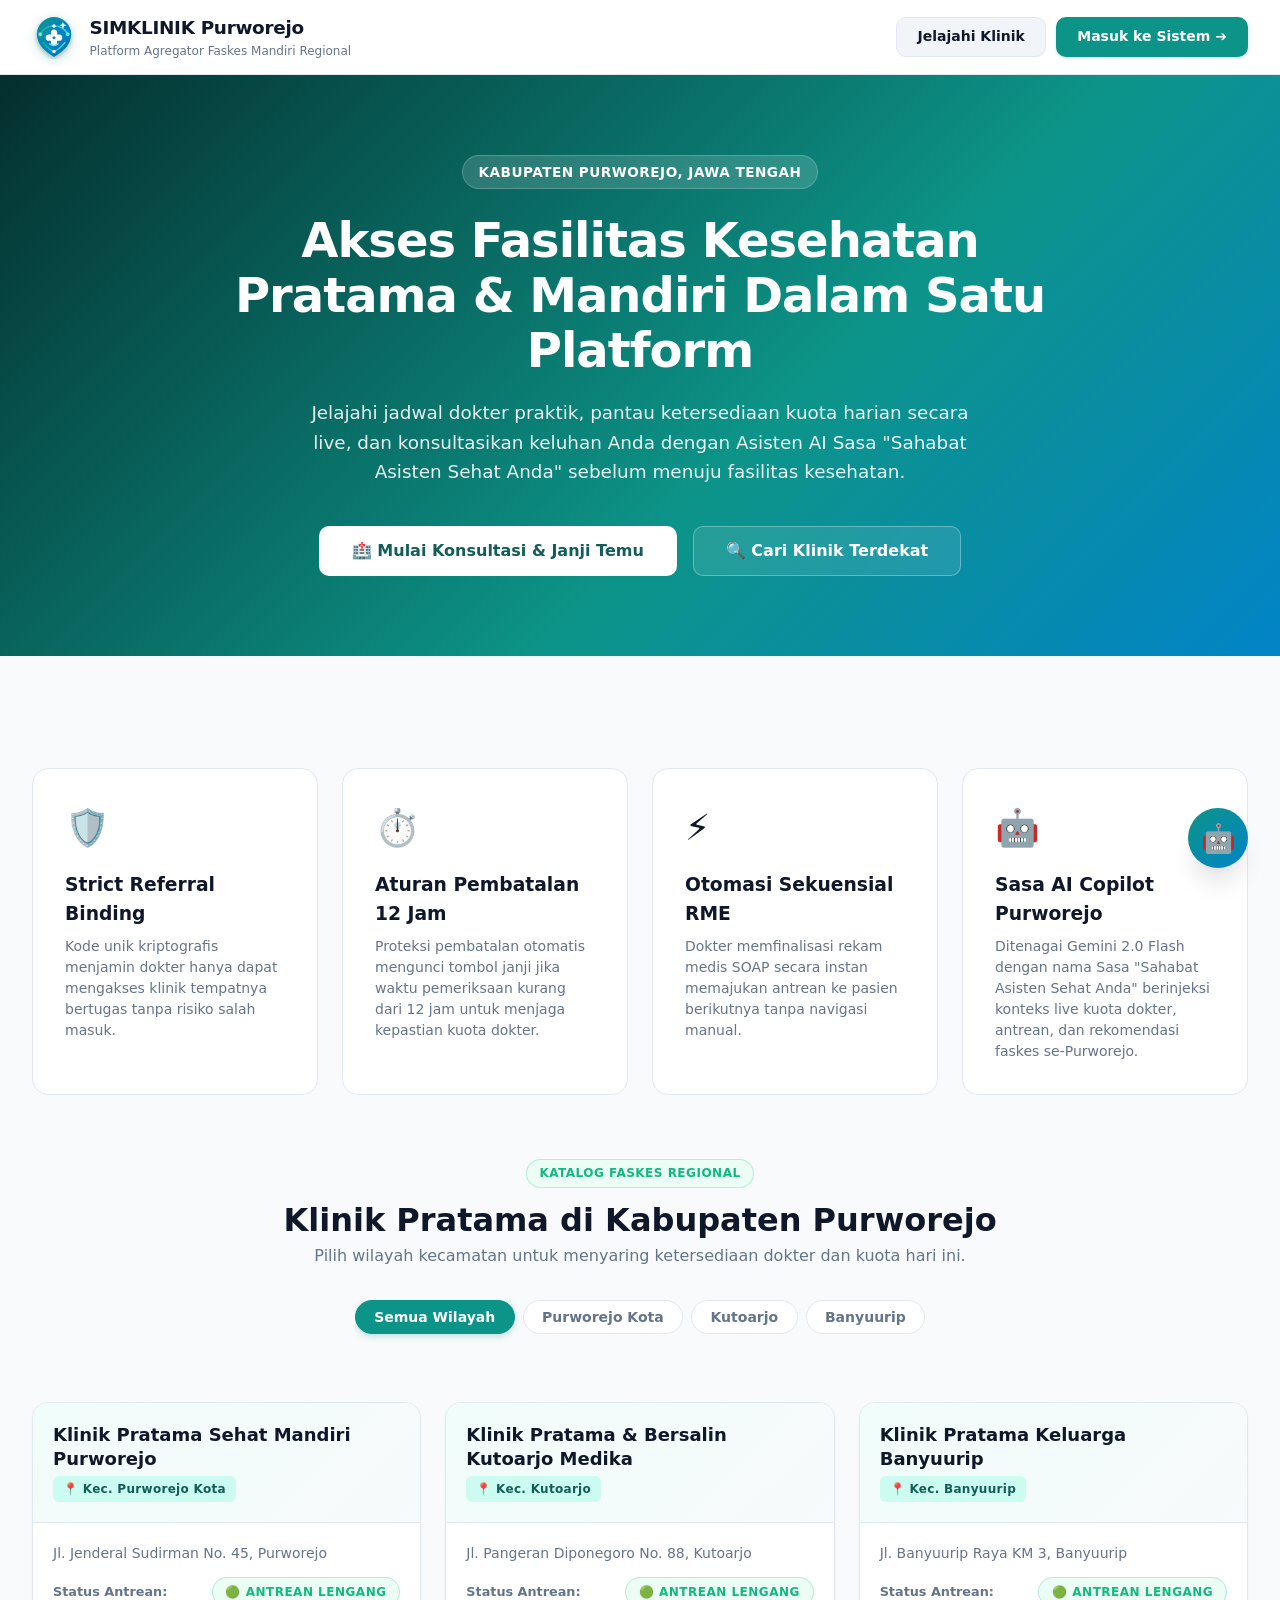
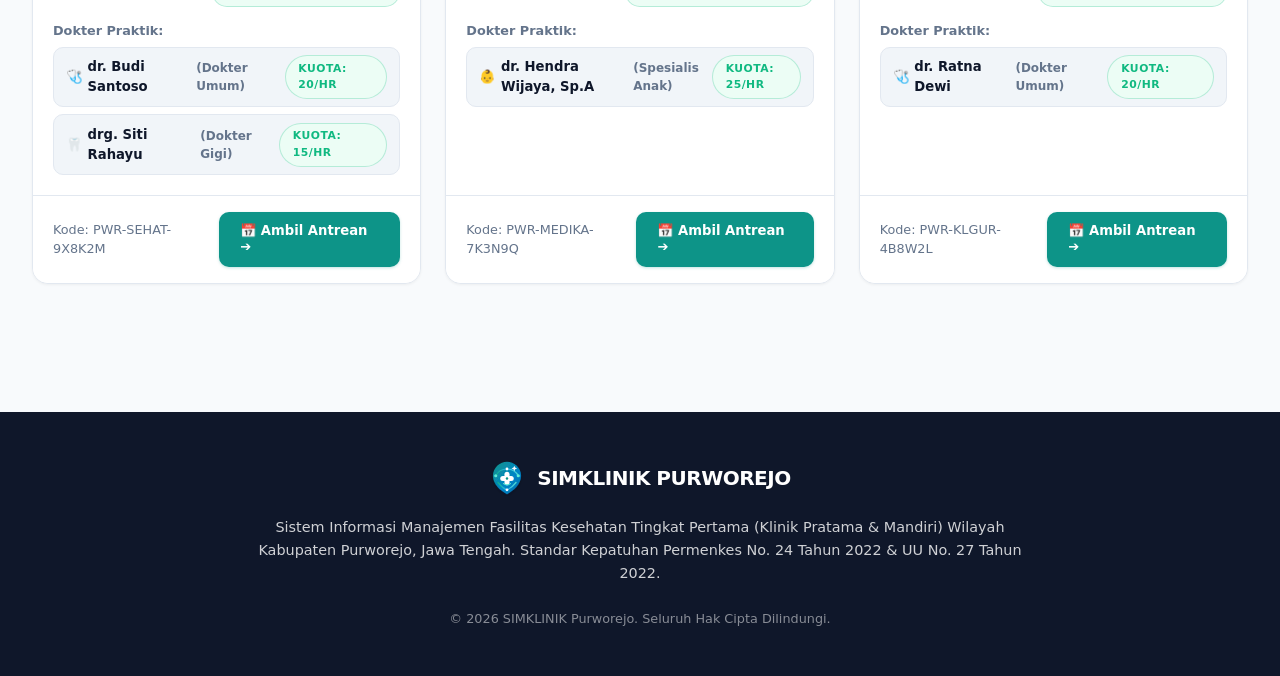
<file: index.html>
<!DOCTYPE html>
<html lang="id">
<head>
  <meta charset="UTF-8">
  <meta name="viewport" content="width=device-width, initial-scale=1.0">
  <title>SIMKLINIK Purworejo | Agregator Layanan Faskes Regional Jawa Tengah</title>
  <link rel="stylesheet" href="assets/css/dashboard.css">
  <link rel="stylesheet" href="assets/css/role-pages.css">
  <link rel="stylesheet" href="assets/css/modal.css">
  <link rel="stylesheet" href="assets/css/ai-chat.css">
  <style>
    /* Public Landing Specific Styles */
    .hero-section {
      background: linear-gradient(135deg, #042f2e 0%, #0d9488 60%, #0284c7 100%);
      color: white;
      padding: 5rem 2rem;
      text-align: center;
      position: relative;
      overflow: hidden;
    }
    .hero-badge {
      display: inline-block;
      padding: 0.35rem 1rem;
      background: rgba(255, 255, 255, 0.15);
      backdrop-filter: blur(8px);
      border-radius: var(--radius-full);
      font-size: 0.85rem;
      font-weight: 600;
      letter-spacing: 0.5px;
      margin-bottom: 1.5rem;
      border: 1px solid rgba(255, 255, 255, 0.2);
    }
    .hero-title {
      font-size: 3rem;
      font-weight: 800;
      line-height: 1.15;
      max-width: 900px;
      margin: 0 auto 1.25rem;
      letter-spacing: -1px;
    }
    .hero-subtitle {
      font-size: 1.15rem;
      opacity: 0.9;
      max-width: 700px;
      margin: 0 auto 2.5rem;
      line-height: 1.6;
    }
    .hero-actions {
      display: flex;
      justify-content: center;
      gap: 1rem;
      flex-wrap: wrap;
    }
    .feature-grid {
      display: grid;
      grid-template-columns: repeat(auto-fit, minmax(260px, 1fr));
      gap: 1.5rem;
      margin: 4rem 0;
    }
    .feature-card {
      background: var(--bg-surface);
      border: 1px solid var(--border);
      border-radius: var(--radius-lg);
      padding: 2rem;
      transition: var(--transition);
    }
    .feature-card:hover {
      transform: translateY(-4px);
      box-shadow: var(--shadow-lg);
      border-color: var(--primary);
    }
    .feature-icon {
      font-size: 2.25rem;
      margin-bottom: 1rem;
      display: inline-block;
    }
    .landing-nav {
      height: 75px;
      display: flex;
      align-items: center;
      justify-content: space-between;
      padding: 0 2rem;
      background: var(--bg-surface);
      border-bottom: 1px solid var(--border);
      position: sticky;
      top: 0;
      z-index: 50;
    }
    @media (max-width: 768px) {
      .landing-nav {
        height: auto;
        min-height: 60px;
        padding: 0.75rem 1rem;
        gap: 0.5rem;
      }
      .landing-nav-subtitle {
        display: none !important;
      }
      .btn-nav-explore {
        display: none !important;
      }
      .btn-nav-login {
        padding: 0.45rem 0.85rem !important;
        font-size: 0.825rem !important;
      }
      .hero-title {
        font-size: 1.75rem;
        line-height: 1.25;
      }
      .hero-section {
        padding: 2.75rem 1rem;
      }
      .hero-badge {
        font-size: 0.725rem;
        padding: 0.3rem 0.75rem;
      }
      .hero-subtitle {
        font-size: 0.95rem;
        margin-bottom: 1.75rem;
      }
      .hero-actions {
        flex-direction: column;
        width: 100%;
        gap: 0.75rem;
      }
      .hero-actions .btn {
        width: 100%;
        padding: 0.85rem 1.25rem !important;
        font-size: 0.925rem !important;
        justify-content: center;
      }
      .landing-container {
        padding: 2rem 1rem !important;
      }
      .feature-grid {
        grid-template-columns: 1fr;
        gap: 1rem;
        margin: 2.5rem 0;
      }
      .feature-card {
        padding: 1.25rem 1rem;
      }
      footer {
        padding: 2.25rem 1rem !important;
        margin-top: 3.5rem !important;
      }
    }
  </style>
</head>
<body>
  <!-- Header Navigasi Publik -->
  <header class="landing-nav">
    <div style="display: flex; align-items: center; gap: 0.85rem;">
      <img src="assets/images/logo-simklinik-icon.svg" alt="Logo SIMKlinik" class="brand-logo-img">
      <div>
        <strong style="font-size: 1.15rem; color: var(--text-main); font-weight: 800; letter-spacing: -0.3px;">SIMKLINIK Purworejo</strong>
        <span class="landing-nav-subtitle" style="display: block; font-size: 0.75rem; color: var(--text-muted); font-weight: 500;">Platform Agregator Faskes Mandiri Regional</span>
      </div>
    </div>
    <div style="display: flex; gap: 0.65rem; align-items: center;">
      <a href="#public-clinic-explorer" class="btn btn-secondary btn-nav-explore">Jelajahi Klinik</a>
      <a href="login.html" class="btn btn-primary btn-nav-login">Masuk ke Sistem ➔</a>
    </div>
  </header>

  <!-- Hero Section -->
  <section class="hero-section">
    <div class="hero-badge">KABUPATEN PURWOREJO, JAWA TENGAH</div>
    <h1 class="hero-title">Akses Fasilitas Kesehatan Pratama & Mandiri Dalam Satu Platform</h1>
    <p class="hero-subtitle">
      Jelajahi jadwal dokter praktik, pantau ketersediaan kuota harian secara live, dan konsultasikan keluhan Anda dengan Asisten AI Sasa "Sahabat Asisten Sehat Anda" sebelum menuju fasilitas kesehatan.
    </p>
    <div class="hero-actions">
      <a href="login.html" class="btn btn-primary" style="padding: 0.875rem 2rem; font-size: 1rem; background: white; color: var(--primary-dark);">
        🏥 Mulai Konsultasi & Janji Temu
      </a>
      <a href="#public-clinic-explorer" class="btn btn-secondary" style="padding: 0.875rem 2rem; font-size: 1rem; background: rgba(255,255,255,0.1); color: white; border-color: rgba(255,255,255,0.3);">
        🔍 Cari Klinik Terdekat
      </a>
    </div>
  </section>

  <!-- Container Konten Utama -->
  <div class="landing-container" style="max-width: 1280px; margin: 0 auto; padding: 3rem 2rem;">
    <!-- 4 Fitur Unggulan Arsitektur -->
    <div class="feature-grid">
      <div class="feature-card">
        <span class="feature-icon">🛡️</span>
        <h3 style="font-weight: 700; margin-bottom: 0.5rem;">Strict Referral Binding</h3>
        <p style="font-size: 0.875rem; color: var(--text-muted);">
          Kode unik kriptografis menjamin dokter hanya dapat mengakses klinik tempatnya bertugas tanpa risiko salah masuk.
        </p>
      </div>

      <div class="feature-card">
        <span class="feature-icon">⏱️</span>
        <h3 style="font-weight: 700; margin-bottom: 0.5rem;">Aturan Pembatalan 12 Jam</h3>
        <p style="font-size: 0.875rem; color: var(--text-muted);">
          Proteksi pembatalan otomatis mengunci tombol janji jika waktu pemeriksaan kurang dari 12 jam untuk menjaga kepastian kuota dokter.
        </p>
      </div>

      <div class="feature-card">
        <span class="feature-icon">⚡</span>
        <h3 style="font-weight: 700; margin-bottom: 0.5rem;">Otomasi Sekuensial RME</h3>
        <p style="font-size: 0.875rem; color: var(--text-muted);">
          Dokter memfinalisasi rekam medis SOAP secara instan memajukan antrean ke pasien berikutnya tanpa navigasi manual.
        </p>
      </div>

      <div class="feature-card">
        <span class="feature-icon">🤖</span>
        <h3 style="font-weight: 700; margin-bottom: 0.5rem;">Sasa AI Copilot Purworejo</h3>
        <p style="font-size: 0.875rem; color: var(--text-muted);">
          Ditenagai Gemini 2.0 Flash dengan nama Sasa "Sahabat Asisten Sehat Anda" berinjeksi konteks live kuota dokter, antrean, dan rekomendasi faskes se-Purworejo.
        </p>
      </div>
    </div>

    <!-- Explorer Section -->
    <section id="public-clinic-explorer" style="margin-top: 2rem;">
      <div style="text-align: center; margin-bottom: 2rem;">
        <span class="queue-badge lengang" style="margin-bottom: 0.5rem;">KATALOG FASKES REGIONAL</span>
        <h2 style="font-size: 2rem; font-weight: 800; color: var(--text-main);">Klinik Pratama di Kabupaten Purworejo</h2>
        <p style="color: var(--text-muted);">Pilih wilayah kecamatan untuk menyaring ketersediaan dokter dan kuota hari ini.</p>
      </div>

      <!-- District Filter -->
      <div style="display: flex; justify-content: center; margin-bottom: 2rem;">
        <div class="district-bar" id="district-filter-public">
          <button type="button" class="district-chip active" data-district="semua">Semua Wilayah</button>
          <button type="button" class="district-chip" data-district="Purworejo Kota">Purworejo Kota</button>
          <button type="button" class="district-chip" data-district="Kutoarjo">Kutoarjo</button>
          <button type="button" class="district-chip" data-district="Banyuurip">Banyuurip</button>
        </div>
      </div>

      <!-- Clinic Cards Grid -->
      <div class="grid-3" id="public-clinic-grid">
        <!-- Rendered dynamically -->
      </div>
    </section>
  </div>

  <!-- Footer -->
  <footer style="background: #0f172a; color: white; padding: 3rem 2rem; text-align: center; margin-top: 5rem;">
    <div style="max-width: 800px; margin: 0 auto;">
      <div style="display: flex; align-items: center; justify-content: center; gap: 0.75rem; margin-bottom: 1.25rem;">
        <img src="assets/images/logo-simklinik-icon.svg" style="width:36px; height:36px;" alt="">
        <strong style="font-size: 1.25rem; letter-spacing: -0.5px;">SIMKLINIK PURWOREJO</strong>
      </div>
      <p style="opacity: 0.8; font-size: 0.9rem; line-height: 1.6;">
        Sistem Informasi Manajemen Fasilitas Kesehatan Tingkat Pertama (Klinik Pratama & Mandiri) Wilayah Kabupaten Purworejo, Jawa Tengah. Standar Kepatuhan Permenkes No. 24 Tahun 2022 & UU No. 27 Tahun 2022.
      </p>
      <div style="margin-top: 1.5rem; opacity: 0.5; font-size: 0.8rem;">
        &copy; 2026 SIMKLINIK Purworejo. Seluruh Hak Cipta Dilindungi.
      </div>
    </div>
  </footer>

  <script src="config/supabase.js"></script>
  <script src="config/gemini.js"></script>
  <script src="assets/js/components/toast.js"></script>
  <script src="assets/js/services/clinicService.js"></script>
  <script src="assets/js/services/aiPurworejoService.js"></script>
  <script src="assets/js/components/aiChatWidget.js"></script>
  <script>
    async function loadPublicClinics(district = 'semua') {
      const clinics = await window.getClinicsByDistrict(district);
      const grid = document.getElementById('public-clinic-grid');
      grid.innerHTML = '';

      for (const clinic of clinics) {
        const doctors = await window.getDoctorsByClinic(clinic.id, true);
        const card = document.createElement('div');
        card.className = 'clinic-card';
        card.innerHTML = `
          <div class="clinic-card-header">
            <h3 class="clinic-name">${clinic.name}</h3>
            <span class="clinic-district">📍 Kec. ${clinic.district}</span>
          </div>
          <div class="clinic-card-body">
            <p style="color: var(--text-muted); font-size: 0.875rem;">${clinic.address}</p>
            <div style="display: flex; justify-content: space-between; align-items: center;">
              <span style="font-size: 0.8rem; font-weight: 700; color: var(--text-muted);">Status Antrean:</span>
              <span class="queue-badge lengang">🟢 Antrean Lengang</span>
            </div>
            <div>
              <span style="font-size: 0.8rem; font-weight: 700; color: var(--text-muted);">Dokter Praktik:</span>
              <div class="doctor-chip-list">
                ${doctors.map(d => {
                  const isCuti = d.status === 'cuti';
                  const icon = d.specialty.includes('Gigi') ? '🦷' : (d.specialty.includes('Anak') ? '👶' : '🩺');
                  const cutiBadge = isCuti ? 
                    `<span class="queue-badge cuti" style="font-size:0.675rem;" title="${d.cuti_reason || 'Sedang Cuti'}">🏖️ Cuti${d.cuti_end ? ` s/d ${window.formatCutiDateIndo ? window.formatCutiDateIndo(d.cuti_end) : d.cuti_end}` : ''}</span>` : 
                    `<span class="queue-badge lengang" style="font-size:0.675rem;">Kuota: ${d.daily_quota}/hr</span>`;
                  return `
                    <div class="doctor-chip-item">
                      <div class="doctor-chip-name">
                        <span>${icon}</span>
                        <span>${d.full_name}</span>
                        <span class="doctor-chip-spec">(${d.specialty})</span>
                      </div>
                      <div>
                        ${cutiBadge}
                      </div>
                    </div>
                  `;
                }).join('')}
              </div>
            </div>
          </div>
          <div class="clinic-card-footer">
            <span style="font-size: 0.8rem; color: var(--text-muted);">Kode: ${clinic.referral_code}</span>
            <a href="login.html" class="btn btn-primary" style="font-size: 0.825rem;">
              📅 Ambil Antrean ➔
            </a>
          </div>
        `;
        grid.appendChild(card);
      }
    }

    document.querySelectorAll('#district-filter-public .district-chip').forEach(chip => {
      chip.addEventListener('click', () => {
        document.querySelectorAll('#district-filter-public .district-chip').forEach(c => c.classList.remove('active'));
        chip.classList.add('active');
        loadPublicClinics(chip.dataset.district);
      });
    });

    document.addEventListener('DOMContentLoaded', () => {
      loadPublicClinics();
    });
  </script>
</body>
</html>
</file>
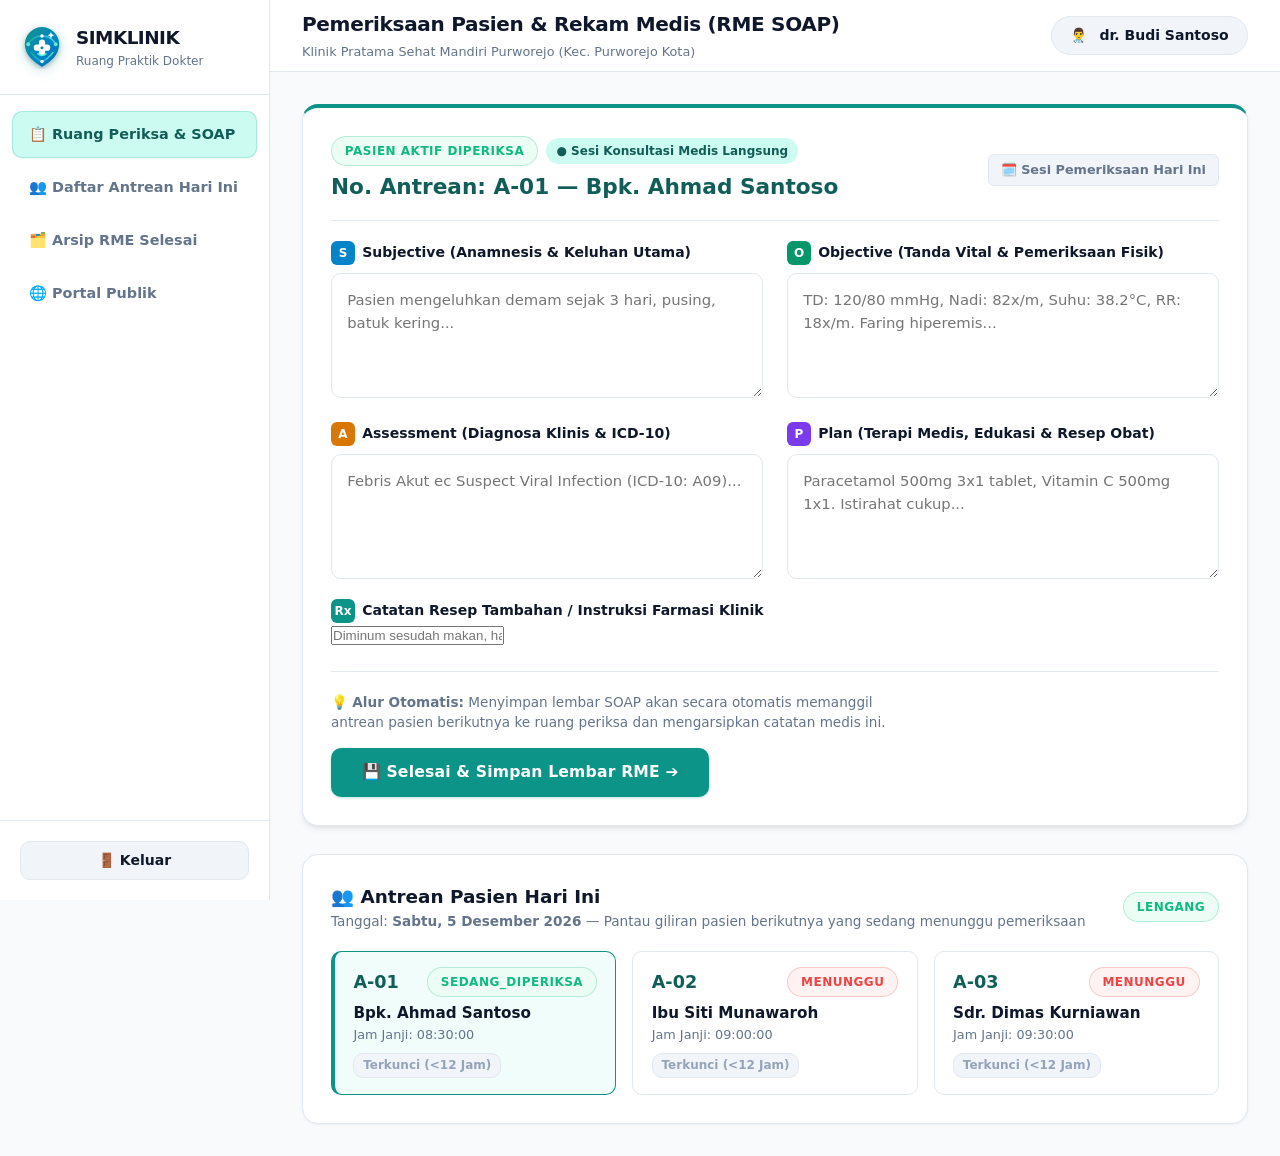
<file: dokter.html>
<!DOCTYPE html>
<html lang="id">
<head>
  <meta charset="UTF-8">
  <meta name="viewport" content="width=device-width, initial-scale=1.0">
  <title>Dashboard Dokter | SIMKLINIK Purworejo</title>
  <link rel="stylesheet" href="assets/css/dashboard.css">
  <link rel="stylesheet" href="assets/css/role-pages.css">
  <link rel="stylesheet" href="assets/css/modal.css">
</head>
<body>
  <div class="app-layout">
    <!-- Sidebar -->
    <aside class="sidebar">
      <div class="sidebar-header">
        <div style="display: flex; align-items: center; gap: 0.75rem;">
          <img src="assets/images/logo-simklinik-icon.svg" alt="Logo SIMKlinik" class="brand-logo-img">
          <div>
            <div class="brand-title">SIMKLINIK</div>
            <div class="brand-subtitle">Ruang Praktik Dokter</div>
          </div>
        </div>
        <button type="button" class="btn btn-secondary mobile-logout-btn" onclick="window.logout()">🚪 Keluar</button>
      </div>
      <nav class="nav-menu" id="doctor-nav-menu">
        <a class="nav-item active" href="javascript:void(0)" data-view="view-ruang-periksa" id="nav-ruang-periksa">
          📋 Ruang Periksa & SOAP
        </a>
        <a class="nav-item" href="javascript:void(0)" data-view="view-antrean-lengkap" id="nav-antrean-lengkap">
          👥 Daftar Antrean Hari Ini
        </a>
        <a class="nav-item" href="javascript:void(0)" data-view="view-arsip-rme" id="nav-arsip-rme">
          🗂️ Arsip RME Selesai
        </a>
        <a class="nav-item" href="index.html">
          🌐 Portal Publik
        </a>
      </nav>
      <div class="sidebar-footer">
        <button type="button" class="btn btn-secondary" style="width: 100%;" onclick="window.logout()">
          🚪 Keluar
        </button>
      </div>
    </aside>

    <!-- Main Content -->
    <main class="main-content">
      <header class="topbar">
        <div>
          <h1 class="page-title" id="doctor-page-title">Pemeriksaan Pasien & Rekam Medis (RME SOAP)</h1>
          <span style="font-size: 0.8rem; color: var(--text-muted);" id="doctor-clinic-indicator">
            Klinik Pratama Sehat Mandiri Purworejo (Kec. Purworejo Kota)
          </span>
        </div>
        <div class="topbar-actions">
          <div class="user-badge">
            <span>👨‍⚕️</span>
            <span id="doctor-name-display">dr. Budi Santoso</span>
          </div>
        </div>
      </header>

      <div class="content-body">
        <!-- VIEW 1: RUANG PERIKSA & SOAP FORM (UTAMAKAN RME DENGAN SUSUNAN ATAS-BAWAH) -->
        <section id="view-ruang-periksa" class="dashboard-view active">
          <div class="doctor-workspace-vertical">
            <!-- 1. BAGIAN ATAS (UTAMA): LEMBAR FORMULIR SOAP REKAM MEDIS ELEKTRONIK -->
            <div class="rme-primary-workspace">
              <div class="card rme-card">
                <div class="card-header rme-card-header">
                  <div>
                    <div style="display: flex; align-items: center; gap: 0.5rem; margin-bottom: 0.35rem; flex-wrap: wrap;">
                      <span class="queue-badge lengang" style="font-weight: 800;">PASIEN AKTIF DIPERIKSA</span>
                      <span class="badge-vital-live">● Sesi Konsultasi Medis Langsung</span>
                    </div>
                    <h2 style="font-size: 1.35rem; font-weight: 900; color: var(--primary-dark);" id="current-patient-header">
                      No. Antrean: A-01 — Tn. Santoso (NIK: 330601xxxxxxxxxx)
                    </h2>
                  </div>
                  <div class="rme-timestamp-badge" id="rme-session-timestamp">
                    🗓️ Sesi Pemeriksaan Hari Ini
                  </div>
                </div>

                <!-- SOAP Form Utama -->
                <form id="soap-form">
                  <div class="soap-grid">
                    <!-- S (Subjective) -->
                    <div class="soap-field soap-field-s">
                      <label class="soap-label" for="soap-subjective">
                        <span class="soap-pill-badge pill-s">S</span>
                        <span>Subjective (Anamnesis & Keluhan Utama)</span>
                      </label>
                      <textarea id="soap-subjective" class="soap-textarea" placeholder="Pasien mengeluhkan demam sejak 3 hari, pusing, batuk kering..." required></textarea>
                    </div>

                    <!-- O (Objective) -->
                    <div class="soap-field soap-field-o">
                      <label class="soap-label" for="soap-objective">
                        <span class="soap-pill-badge pill-o">O</span>
                        <span>Objective (Tanda Vital & Pemeriksaan Fisik)</span>
                      </label>
                      <textarea id="soap-objective" class="soap-textarea" placeholder="TD: 120/80 mmHg, Nadi: 82x/m, Suhu: 38.2°C, RR: 18x/m. Faring hiperemis..." required></textarea>
                    </div>

                    <!-- A (Assessment) -->
                    <div class="soap-field soap-field-a">
                      <label class="soap-label" for="soap-assessment">
                        <span class="soap-pill-badge pill-a">A</span>
                        <span>Assessment (Diagnosa Klinis & ICD-10)</span>
                      </label>
                      <textarea id="soap-assessment" class="soap-textarea" placeholder="Febris Akut ec Suspect Viral Infection (ICD-10: A09)..." required></textarea>
                    </div>

                    <!-- P (Plan) -->
                    <div class="soap-field soap-field-p">
                      <label class="soap-label" for="soap-plan">
                        <span class="soap-pill-badge pill-p">P</span>
                        <span>Plan (Terapi Medis, Edukasi & Resep Obat)</span>
                      </label>
                      <textarea id="soap-plan" class="soap-textarea" placeholder="Paracetamol 500mg 3x1 tablet, Vitamin C 500mg 1x1. Istirahat cukup..." required></textarea>
                    </div>
                  </div>

                  <!-- Resep Tambahan / Farmasi -->
                  <div class="form-group" style="margin-top: 1.25rem;">
                    <label class="soap-label" for="soap-prescription">
                      <span class="soap-pill-badge pill-rx">Rx</span>
                      <span>Catatan Resep Tambahan / Instruksi Farmasi Klinik</span>
                    </label>
                    <input type="text" id="soap-prescription" class="form-input" placeholder="Diminum sesudah makan, habiskan antibiotik jika ada.">
                  </div>

                  <!-- Action Button Bar -->
                  <div class="soap-action-bar">
                    <div class="soap-hint">
                      💡 <strong>Alur Otomatis:</strong> Menyimpan lembar SOAP akan secara otomatis memanggil antrean pasien berikutnya ke ruang periksa dan mengarsipkan catatan medis ini.
                    </div>
                    <button type="submit" id="btn-finalize-rme" class="btn btn-primary btn-finalize-rme">
                      💾 Selesai & Simpan Lembar RME ➔
                    </button>
                  </div>
                </form>
              </div>
            </div>

            <!-- 2. BAGIAN BAWAH: DAFTAR ANTREAN PASIEN HARI INI -->
            <div class="queue-secondary-workspace">
              <div class="card">
                <div class="card-header">
                  <div>
                    <h2 style="font-size: 1.15rem; font-weight: 800;">👥 Antrean Pasien Hari Ini</h2>
                    <p style="font-size: 0.85rem; color: var(--text-muted); margin: 0;">
                      Tanggal: <strong id="current-date-text">Hari Ini</strong> — Pantau giliran pasien berikutnya yang sedang menunggu pemeriksaan
                    </p>
                  </div>
                  <span class="queue-badge lengang" id="doctor-crowd-badge">LENGANG</span>
                </div>
                
                <div id="today-queue-list" class="today-queue-grid">
                  <!-- Dinamis diisi queue items -->
                </div>
              </div>
            </div>
          </div>
        </section>

        <!-- VIEW 2: DAFTAR ANTREAN LENGKAP -->
        <section id="view-antrean-lengkap" class="dashboard-view">
          <div class="card">
            <div class="card-header">
              <div>
                <h2 style="font-size: 1.25rem; font-weight: 800;">Daftar Seluruh Antrean Pasien Hari Ini</h2>
                <p style="font-size: 0.875rem; color: var(--text-muted);">
                  Pantau urutan giliran, status kehadiran, dan penegakan aturan kunci pembatalan 12 jam.
                </p>
              </div>
            </div>

            <small class="mobile-table-hint" style="color: var(--text-muted); font-size: 0.775rem; margin-bottom: 0.5rem;">
              📱 Geser tabel ke samping untuk melihat kolom lengkap
            </small>
            <div style="overflow-x: auto; -webkit-overflow-scrolling: touch;">
              <table style="width: 100%; min-width: 600px; border-collapse: collapse; text-align: left; font-size: 0.925rem;">
                <thead>
                  <tr style="border-bottom: 2px solid var(--border); color: var(--text-muted); background: var(--bg-subtle);">
                    <th style="padding: 0.85rem 1rem;">No. Antrean</th>
                    <th style="padding: 0.85rem 1rem;">Nama Pasien</th>
                    <th style="padding: 0.85rem 1rem;">Jadwal Jam</th>
                    <th style="padding: 0.85rem 1rem;">Status</th>
                    <th style="padding: 0.85rem 1rem;">Ketentuan Pembatalan</th>
                  </tr>
                </thead>
                <tbody id="full-queue-table-body">
                  <!-- Dynamically populated -->
                </tbody>
              </table>
            </div>
          </div>
        </section>

        <!-- VIEW 3: ARSIP RME SELESAI HARI INI -->
        <section id="view-arsip-rme" class="dashboard-view">
          <div class="card">
            <div class="card-header">
              <div>
                <h2 style="font-size: 1.25rem; font-weight: 800;">Arsip Lembar RME SOAP Selesai Diperiksa</h2>
                <p style="font-size: 0.875rem; color: var(--text-muted);">
                  Riwayat dokumen resume rekam medis elektronik yang telah difinalisasi pada sesi hari ini.
                </p>
              </div>
            </div>

            <div id="archived-rme-list" style="display: flex; flex-direction: column; gap: 1rem;">
              <div style="padding: 2.5rem; text-align: center; color: var(--text-muted);">
                Belum ada berkas RME yang selesai pada sesi saat ini. Formulir yang disimpan akan otomatis terarsip di sini.
              </div>
            </div>
          </div>
        </section>
      </div>
    </main>
  </div>

  <script src="config/supabase.js"></script>
  <script src="assets/js/components/toast.js"></script>
  <script src="assets/js/auth/multiRoleAuth.js"></script>
  <script src="assets/js/services/appointmentService.js"></script>
  <script src="assets/js/services/queueService.js"></script>
  <script src="assets/js/services/rmeService.js"></script>
  <script>
    const currentDoctorId = 'aaaaaaaa-aaaa-aaaa-aaaa-aaaaaaaaaaaa';
    const currentClinicId = '11111111-1111-1111-1111-111111111111';

    // Mock initial queue for today
    let activeQueue = [
      {
        id: 'appt-doc-001',
        clinic_id: currentClinicId,
        doctor_id: currentDoctorId,
        patient_id: 'pat-001',
        patient_name: 'Bpk. Ahmad Santoso',
        appointment_date: new Date().toISOString().split('T')[0],
        appointment_time: '08:30:00',
        queue_number: 'A-01',
        queue_order: 1,
        status: 'sedang_diperiksa'
      },
      {
        id: 'appt-doc-002',
        clinic_id: currentClinicId,
        doctor_id: currentDoctorId,
        patient_id: 'pat-002',
        patient_name: 'Ibu Siti Munawaroh',
        appointment_date: new Date().toISOString().split('T')[0],
        appointment_time: '09:00:00',
        queue_number: 'A-02',
        queue_order: 2,
        status: 'menunggu'
      },
      {
        id: 'appt-doc-003',
        clinic_id: currentClinicId,
        doctor_id: currentDoctorId,
        patient_id: 'pat-003',
        patient_name: 'Sdr. Dimas Kurniawan',
        appointment_date: new Date().toISOString().split('T')[0],
        appointment_time: '09:30:00',
        queue_number: 'A-03',
        queue_order: 3,
        status: 'menunggu'
      }
    ];

    let currentActiveAppt = activeQueue[0];
    let archivedRecords = [];

    // Tab Switching Logic
    const doctorNavItems = document.querySelectorAll('#doctor-nav-menu .nav-item[data-view]');
    const doctorViews = document.querySelectorAll('.dashboard-view');
    const doctorPageTitle = document.getElementById('doctor-page-title');

    doctorNavItems.forEach(item => {
      item.addEventListener('click', () => {
        doctorNavItems.forEach(n => n.classList.remove('active'));
        item.classList.add('active');

        const targetViewId = item.dataset.view;
        doctorViews.forEach(v => {
          if (v.id === targetViewId) {
            v.classList.add('active');
          } else {
            v.classList.remove('active');
          }
        });

        if (targetViewId === 'view-ruang-periksa') {
          doctorPageTitle.textContent = 'Pemeriksaan Pasien & Rekam Medis (RME SOAP)';
        } else if (targetViewId === 'view-antrean-lengkap') {
          doctorPageTitle.textContent = 'Daftar Seluruh Antrean Pasien Hari Ini';
        } else if (targetViewId === 'view-arsip-rme') {
          doctorPageTitle.textContent = 'Arsip RME Selesai Diperiksa';
        }
      });
    });

    function renderQueue() {
      const container = document.getElementById('today-queue-list');
      container.innerHTML = '';

      const tableBody = document.getElementById('full-queue-table-body');
      tableBody.innerHTML = '';

      activeQueue.forEach(item => {
        // Render card antrean
        const div = document.createElement('div');
        div.className = 'today-queue-card';
        div.style.padding = '0.95rem 1.15rem';
        div.style.borderRadius = 'var(--radius-md)';
        div.style.border = '1px solid var(--border)';
        div.style.background = item.status === 'sedang_diperiksa' ? '#f0fdfa' : 'white';
        if (item.status === 'sedang_diperiksa') {
          div.style.borderColor = 'var(--primary)';
          div.style.borderLeft = '4px solid var(--primary)';
        }

        const isAllowedCancel = window.isCancellationAllowed(item.appointment_date, item.appointment_time);

        div.innerHTML = `
          <div style="display: flex; justify-content: space-between; align-items: center; margin-bottom: 0.35rem;">
            <strong style="color: var(--primary-dark); font-size: 1.1rem;">${item.queue_number}</strong>
            <span class="queue-badge ${item.status === 'sedang_diperiksa' ? 'lengang' : (item.status === 'selesai' ? 'sedang' : 'padat')}">
              ${item.status.toUpperCase()}
            </span>
          </div>
          <div style="font-weight: 700; font-size: 0.95rem;">${item.patient_name || 'Pasien Purworejo'}</div>
          <div style="font-size: 0.8rem; color: var(--text-muted); margin-bottom: 0.5rem;">Jam Janji: ${item.appointment_time}</div>
          <div>
            <button type="button" class="btn ${isAllowedCancel ? 'btn-danger' : 'btn-disabled'}" 
              style="padding: 0.25rem 0.55rem; font-size: 0.75rem;"
              ${!isAllowedCancel ? 'disabled' : ''}
              onclick="handleDoctorCancel('${item.id}', '${item.appointment_date}', '${item.appointment_time}')">
              ${isAllowedCancel ? 'Batalkan Janji' : 'Terkunci (<12 Jam)'}
            </button>
          </div>
        `;
        container.appendChild(div);

        // Render full queue table row
        const tr = document.createElement('tr');
        tr.style.borderBottom = '1px solid var(--border)';
        tr.innerHTML = `
          <td style="padding: 1rem; font-weight: 800; color: var(--primary-dark);">${item.queue_number}</td>
          <td style="padding: 1rem; font-weight: 700;">${item.patient_name}</td>
          <td style="padding: 1rem; color: var(--text-muted);">${item.appointment_time} WIB</td>
          <td style="padding: 1rem;">
            <span class="queue-badge ${item.status === 'sedang_diperiksa' ? 'lengang' : (item.status === 'selesai' ? 'sedang' : 'padat')}">
              ${item.status.toUpperCase()}
            </span>
          </td>
          <td style="padding: 1rem;">
            <span style="font-size: 0.8rem; font-weight: 600; color: ${isAllowedCancel ? 'var(--success)' : 'var(--danger)'};">
              ${isAllowedCancel ? '✓ Bebas Dibatalkan' : '🔒 Terkunci (Kurang dari 12 Jam)'}
            </span>
          </td>
        `;
        tableBody.appendChild(tr);
      });

      // Update Current Patient Header
      if (currentActiveAppt && currentActiveAppt.status === 'sedang_diperiksa') {
        document.getElementById('current-patient-header').textContent = 
          `No. Antrean: ${currentActiveAppt.queue_number} — ${currentActiveAppt.patient_name || 'Pasien Purworejo'}`;
        document.getElementById('btn-finalize-rme').disabled = false;
      } else {
        document.getElementById('current-patient-header').textContent = 
          'Seluruh Pasien Hari Ini Selesai Diperiksa.';
        document.getElementById('btn-finalize-rme').disabled = true;
      }
    }

    async function handleDoctorCancel(id, date, time) {
      const allowed = window.isCancellationAllowed(date, time);
      if (!allowed) {
        window.showToast('Janji tidak dapat dibatalkan karena waktu pemeriksaan kurang dari 12 jam.', 'error');
        return;
      }
      const item = activeQueue.find(a => a.id === id);
      if (item) {
        item.status = 'dibatalkan';
        window.showToast('Janji temu berhasil dibatalkan.', 'success');
        renderQueue();
      }
    }

    function renderArchive() {
      const archiveContainer = document.getElementById('archived-rme-list');
      if (archivedRecords.length === 0) {
        archiveContainer.innerHTML = `
          <div style="padding: 2.5rem; text-align: center; color: var(--text-muted);">
            Belum ada berkas RME yang selesai pada sesi saat ini. Formulir yang disimpan akan otomatis terarsip di sini.
          </div>
        `;
        return;
      }

      archiveContainer.innerHTML = '';
      archivedRecords.forEach(rec => {
        const card = document.createElement('div');
        card.className = 'card';
        card.style.border = '1px solid var(--border)';
        card.style.background = 'var(--bg-surface)';
        card.innerHTML = `
          <div style="display: flex; justify-content: space-between; align-items: center; margin-bottom: 0.75rem;">
            <div>
              <strong style="color: var(--primary-dark); font-size: 1.05rem;">${rec.patient_name}</strong>
              <span style="font-size: 0.8rem; color: var(--text-muted); margin-left: 0.5rem;">(${rec.appointment_time} WIB)</span>
            </div>
            <span class="queue-badge lengang">SELESAI DIPERIKSA</span>
          </div>
          <div style="display: grid; grid-template-columns: 1fr 1fr; gap: 1rem; font-size: 0.875rem; background: var(--bg-subtle); padding: 1rem; border-radius: var(--radius-md);">
            <div>
              <strong>S:</strong> ${rec.soap_subjective}<br>
              <strong>O:</strong> ${rec.soap_objective}
            </div>
            <div>
              <strong>A:</strong> ${rec.soap_assessment}<br>
              <strong>P:</strong> ${rec.soap_plan}
            </div>
          </div>
        `;
        archiveContainer.appendChild(card);
      });
    }

    // Submit SOAP RME
    document.getElementById('soap-form').addEventListener('submit', async (e) => {
      e.preventDefault();
      if (!currentActiveAppt) return;

      const payload = {
        appointment_id: currentActiveAppt.id,
        patient_id: currentActiveAppt.patient_id,
        patient_name: currentActiveAppt.patient_name,
        appointment_time: currentActiveAppt.appointment_time,
        doctor_id: currentDoctorId,
        clinic_id: currentClinicId,
        soap_subjective: document.getElementById('soap-subjective').value.trim(),
        soap_objective: document.getElementById('soap-objective').value.trim(),
        soap_assessment: document.getElementById('soap-assessment').value.trim(),
        soap_plan: document.getElementById('soap-plan').value.trim(),
        prescription_notes: document.getElementById('soap-prescription').value.trim()
      };

      const result = await window.finalizeRmeAndAdvanceQueue(payload, activeQueue);
      if (result.success) {
        archivedRecords.unshift(payload);
        window.showToast('Lembar RME berhasil disimpan! Antrean berikutnya dibuka.', 'success');
        document.getElementById('soap-form').reset();

        if (result.has_next) {
          currentActiveAppt = activeQueue.find(a => a.id === result.next_appointment_id);
        } else {
          currentActiveAppt = null;
        }

        renderQueue();
        renderArchive();
      }
    });

    document.addEventListener('DOMContentLoaded', () => {
      renderQueue();
      document.getElementById('current-date-text').textContent = new Date().toLocaleDateString('id-ID', {
        weekday: 'long', year: 'numeric', month: 'long', day: 'numeric'
      });
    });
  </script>
</body>
</html>
</file>
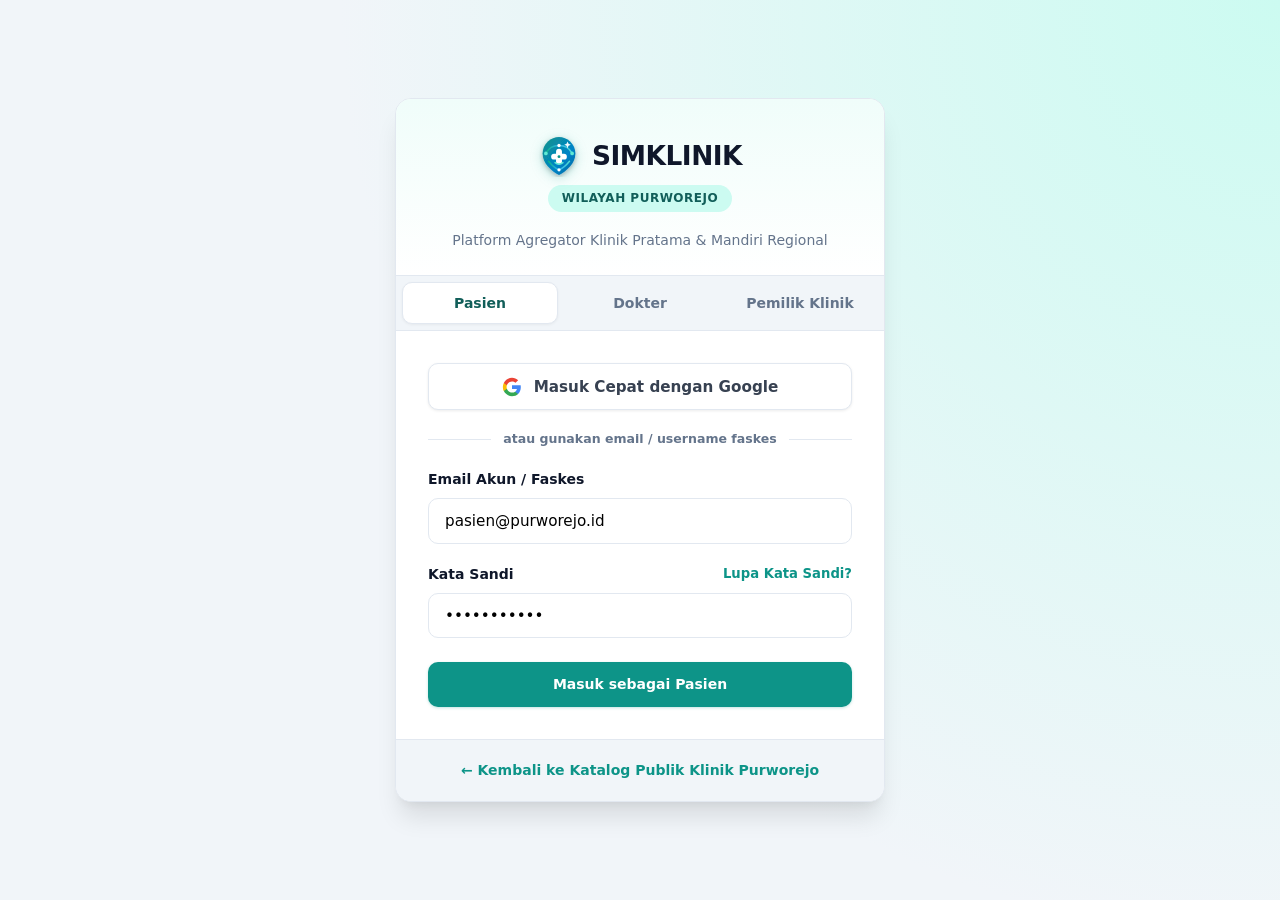
<file: login.html>
<!DOCTYPE html>
<html lang="id">
<head>
  <meta charset="UTF-8">
  <meta name="viewport" content="width=device-width, initial-scale=1.0">
  <title>Masuk Sistem | SIMKLINIK Purworejo Multi-Tenant</title>
  <link rel="stylesheet" href="assets/css/dashboard.css">
  <link rel="stylesheet" href="assets/css/auth.css">
  <link rel="stylesheet" href="assets/css/modal.css">
</head>
<body>
  <div class="auth-wrapper">
    <div class="auth-card">
      <div class="auth-header">
        <div style="display: flex; align-items: center; justify-content: center; gap: 0.75rem; margin-bottom: 0.5rem;">
          <img src="assets/images/logo-simklinik-icon.svg" alt="Logo SIMKlinik" class="brand-logo-img" style="width: 42px; height: 42px;">
          <h1 class="auth-title" style="margin: 0;">SIMKLINIK</h1>
        </div>
        <span class="auth-badge">WILAYAH PURWOREJO</span>
        <p class="auth-subtitle">Platform Agregator Klinik Pratama & Mandiri Regional</p>
      </div>

      <!-- 3-Role Tab Switcher -->
      <div class="role-tabs" id="role-tab-group">
        <button type="button" class="role-tab active" data-role="pasien" id="tab-pasien">Pasien</button>
        <button type="button" class="role-tab" data-role="dokter" id="tab-dokter">Dokter</button>
        <button type="button" class="role-tab" data-role="pemilik" id="tab-pemilik">Pemilik Klinik</button>
      </div>

      <div class="auth-body">
        <!-- Tombol Masuk Cepat dengan Google (Pasien, Dokter, Pemilik) -->
        <button type="button" id="btn-google-login" class="btn-google" title="Masuk Cepat dengan Google">
          <svg class="google-icon" viewBox="0 0 24 24" width="20" height="20">
            <path fill="#4285F4" d="M22.56 12.25c0-.78-.07-1.53-.2-2.25H12v4.26h5.92c-.26 1.37-1.04 2.53-2.21 3.31v2.77h3.57c2.08-1.92 3.28-4.74 3.28-8.09z"/>
            <path fill="#34A853" d="M12 23c2.97 0 5.46-.98 7.28-2.66l-3.57-2.77c-.98.66-2.23 1.06-3.71 1.06-2.86 0-5.29-1.93-6.16-4.53H2.18v2.84C3.99 20.53 7.7 23 12 23z"/>
            <path fill="#FBBC05" d="M5.84 14.09c-.22-.66-.35-1.36-.35-2.09s.13-1.43.35-2.09V7.06H2.18C1.43 8.55 1 10.22 1 12s.43 3.45 1.18 4.94l2.85-2.22.81-.63z"/>
            <path fill="#EA4335" d="M12 5.38c1.62 0 3.06.56 4.21 1.64l3.15-3.15C17.45 2.09 14.97 1 12 1 7.7 1 3.99 3.47 2.18 7.06l3.66 2.84c.87-2.6 3.3-4.52 6.16-4.52z"/>
          </svg>
          <span id="google-btn-text">Masuk Cepat dengan Google</span>
        </button>

        <div class="auth-divider">
          <span>atau gunakan email / username faskes</span>
        </div>

        <form id="auth-form">
          <div class="form-group">
            <label class="form-label" for="email-input">Email Akun / Faskes</label>
            <input type="email" id="email-input" class="form-input" placeholder="nama@email.com" required value="pasien@purworejo.id">
          </div>

          <!-- Dynamic Field Khusus Dokter: Kode Unik Klinik & No SIP -->
          <div id="doctor-fields" style="display: none;">
            <div class="form-group">
              <label class="form-label" for="referral-code-input">
                Kode Unik Klinik <span style="color: var(--danger)">*</span>
              </label>
              <input type="text" id="referral-code-input" class="form-input code-field" placeholder="Contoh: PWR-SEHAT-9X8K2M">
              <small style="color: var(--text-muted); display: block; margin-top: 0.35rem; font-size: 0.8rem;">
                Dapatkan kode unik kriptografis dari Pemilik Klinik tempat Anda bertugas.
              </small>
            </div>
            <div class="form-group">
              <label class="form-label" for="sip-input">Nomor SIP Dokter</label>
              <input type="text" id="sip-input" class="form-input" placeholder="Contoh: SIP-PWR-001/2024" value="SIP-PWR-001/2024">
            </div>
          </div>

          <!-- Field Password untuk Pasien & Pemilik -->
          <div class="form-group" id="password-group">
            <div style="display: flex; justify-content: space-between; align-items: center; margin-bottom: 0.5rem;">
              <label class="form-label" for="password-input" style="margin-bottom: 0;">Kata Sandi</label>
              <a href="javascript:void(0)" id="link-forgot-password" class="auth-link-forgot">Lupa Kata Sandi?</a>
            </div>
            <input type="password" id="password-input" class="form-input" placeholder="••••••••" value="password123">
          </div>

          <div style="margin-top: 1.5rem;">
            <button type="submit" id="btn-submit-auth" class="btn btn-primary" style="width: 100%; padding: 0.8rem;">
              Masuk sebagai Pasien
            </button>
          </div>
        </form>
      </div>

      <div class="auth-footer">
        <a href="index.html" style="color: var(--primary); text-decoration: none; font-weight: 700;">
          ← Kembali ke Katalog Publik Klinik Purworejo
        </a>
      </div>
    </div>
  </div>

  <!-- MODAL: Penyiapan Kredensial Google Pertama Kali -->
  <div class="modal-backdrop" id="modal-google-setup">
    <div class="modal-container" style="max-width: 500px;">
      <div class="modal-header">
        <div style="display: flex; align-items: center; gap: 0.5rem;">
          <svg class="google-icon" viewBox="0 0 24 24" width="22" height="22">
            <path fill="#4285F4" d="M22.56 12.25c0-.78-.07-1.53-.2-2.25H12v4.26h5.92c-.26 1.37-1.04 2.53-2.21 3.31v2.77h3.57c2.08-1.92 3.28-4.74 3.28-8.09z"/>
            <path fill="#34A853" d="M12 23c2.97 0 5.46-.98 7.28-2.66l-3.57-2.77c-.98.66-2.23 1.06-3.71 1.06-2.86 0-5.29-1.93-6.16-4.53H2.18v2.84C3.99 20.53 7.7 23 12 23z"/>
            <path fill="#FBBC05" d="M5.84 14.09c-.22-.66-.35-1.36-.35-2.09s.13-1.43.35-2.09V7.06H2.18C1.43 8.55 1 10.22 1 12s.43 3.45 1.18 4.94l2.85-2.22.81-.63z"/>
            <path fill="#EA4335" d="M12 5.38c1.62 0 3.06.56 4.21 1.64l3.15-3.15C17.45 2.09 14.97 1 12 1 7.7 1 3.99 3.47 2.18 7.06l3.66 2.84c.87-2.6 3.3-4.52 6.16-4.52z"/>
          </svg>
          <h3 class="modal-title" style="margin: 0;">Tautkan Akun Google</h3>
        </div>
        <button type="button" class="modal-close-btn" data-close-modal>&times;</button>
      </div>
      <form id="form-google-setup" class="modal-form">
        <div class="modal-body" style="max-height: 70vh; overflow-y: auto;">
          <div style="background: #f0fdfa; border-left: 4px solid var(--primary); padding: 0.75rem 1rem; border-radius: var(--radius-sm); margin-bottom: 1.25rem;">
            <p style="font-size: 0.85rem; color: var(--primary-dark); margin: 0; line-height: 1.45;">
              <strong>Pendaftaran Kredensial Pertama Kali:</strong><br>
              Tentukan username dan kata sandi akun Anda untuk pertama kali. Login berikutnya bisa dilakukan langsung hanya dengan menekan tombol Google!
            </p>
          </div>

          <div class="form-group">
            <label class="form-label" for="google-setup-role">Peran Akses Sistem <span style="color: var(--danger)">*</span></label>
            <select id="google-setup-role" class="form-input" style="background: white;" required>
              <option value="pasien">Pasien (Warga Purworejo)</option>
              <option value="dokter">Dokter Faskes</option>
              <option value="pemilik">Pemilik Klinik</option>
            </select>
          </div>

          <div class="form-group">
            <label class="form-label" for="google-setup-email">Email Google <span style="color: var(--danger)">*</span></label>
            <input type="email" id="google-setup-email" class="form-input" placeholder="nama@gmail.com" required>
          </div>

          <div class="form-group">
            <label class="form-label" for="google-setup-fullname">Nama Lengkap</label>
            <input type="text" id="google-setup-fullname" class="form-input" placeholder="Nama Lengkap Anda">
          </div>

          <div class="form-group">
            <label class="form-label" for="google-setup-username">Username Baru <span style="color: var(--danger)">*</span></label>
            <input type="text" id="google-setup-username" class="form-input" placeholder="contoh: budi_santoso" required minlength="3">
            <small style="color: var(--text-muted); font-size: 0.785rem;">Minimal 3 karakter alfanumerik.</small>
          </div>

          <div class="form-group">
            <label class="form-label" for="google-setup-password">Buat Kata Sandi <span style="color: var(--danger)">*</span></label>
            <input type="password" id="google-setup-password" class="form-input" placeholder="Minimal 6 karakter" required minlength="6">
          </div>

          <div class="form-group">
            <label class="form-label" for="google-setup-confirm">Konfirmasi Kata Sandi <span style="color: var(--danger)">*</span></label>
            <input type="password" id="google-setup-confirm" class="form-input" placeholder="Ketik ulang kata sandi" required minlength="6">
          </div>

          <!-- Dynamic Field Dokter pada Setup Google -->
          <div id="google-doctor-fields" style="display: none; padding: 1rem; background: var(--bg-subtle); border-radius: var(--radius-md); border: 1px dashed var(--border); margin-bottom: 1rem;">
            <div class="form-group">
              <label class="form-label" for="google-setup-code">
                Kode Unik Klinik <span style="color: var(--danger)">*</span>
              </label>
              <input type="text" id="google-setup-code" class="form-input code-field" placeholder="Contoh: PWR-SEHAT-9X8K2M">
              <small style="color: var(--text-muted); font-size: 0.785rem; display: block; margin-top: 0.25rem;">
                Dapatkan kode registrasi unik dari Pemilik Klinik tempat Anda bertugas.
              </small>
            </div>
            <div class="form-group" style="margin-bottom: 0;">
              <label class="form-label" for="google-setup-sip">Nomor SIP Dokter</label>
              <input type="text" id="google-setup-sip" class="form-input" placeholder="Contoh: SIP-PWR-001/2024">
            </div>
          </div>
        </div>

        <div class="modal-footer">
          <button type="button" class="btn btn-secondary" data-close-modal>Batal</button>
          <button type="submit" id="btn-submit-google-setup" class="btn btn-primary">
            Tautkan & Masuk Sekarang
          </button>
        </div>
      </form>
    </div>
  </div>

  <!-- MODAL: Lupa Kata Sandi -->
  <div class="modal-backdrop" id="modal-forgot-password">
    <div class="modal-container">
      <div class="modal-header">
        <h3 class="modal-title">🔐 Pemulihan Kata Sandi Akun</h3>
        <button type="button" class="modal-close-btn" data-close-modal>&times;</button>
      </div>
      <form id="form-forgot-password" class="modal-form">
        <div class="modal-body">
          <p style="font-size: 0.875rem; color: var(--text-muted); margin-bottom: 1.25rem; line-height: 1.5;">
            Masukkan alamat email yang terdaftar pada akun SIMKLINIK Anda. Kami akan mengirimkan tautan dan petunjuk pengaturan ulang kata sandi yang aman.
          </p>
          <div class="form-group">
            <label class="form-label" for="forgot-email-input">Alamat Email Terdaftar <span style="color: var(--danger)">*</span></label>
            <input type="email" id="forgot-email-input" class="form-input" placeholder="nama@email.com" required>
          </div>
        </div>
        <div class="modal-footer">
          <button type="button" class="btn btn-secondary" data-close-modal>Batal</button>
          <button type="submit" id="btn-submit-forgot" class="btn btn-primary">
            Kirim Tautan Pemulihan
          </button>
        </div>
      </form>
    </div>
  </div>

  <script src="config/supabase.js"></script>
  <script src="assets/js/components/toast.js"></script>
  <script src="assets/js/components/modal.js"></script>
  <script src="assets/js/auth/multiRoleAuth.js"></script>
  <script>
    let currentRole = 'pasien';
    const roleTabs = document.querySelectorAll('.role-tab');
    const doctorFields = document.getElementById('doctor-fields');
    const btnSubmit = document.getElementById('btn-submit-auth');
    const emailInput = document.getElementById('email-input');
    const googleBtnText = document.getElementById('google-btn-text');

    function updateRoleUI(role) {
      currentRole = role;
      if (currentRole === 'dokter') {
        doctorFields.style.display = 'block';
        btnSubmit.textContent = 'Verifikasi Kode & Masuk Dokter';
        emailInput.value = 'dokter@purworejo.id';
        if (googleBtnText) googleBtnText.textContent = 'Masuk Cepat Dokter via Google';
      } else if (currentRole === 'pemilik') {
        doctorFields.style.display = 'none';
        btnSubmit.textContent = 'Masuk sebagai Pemilik Klinik';
        emailInput.value = 'owner@purworejo.id';
        if (googleBtnText) googleBtnText.textContent = 'Masuk Cepat Pemilik via Google';
      } else {
        doctorFields.style.display = 'none';
        btnSubmit.textContent = 'Masuk sebagai Pasien';
        emailInput.value = 'pasien@purworejo.id';
        if (googleBtnText) googleBtnText.textContent = 'Masuk Cepat Pasien via Google';
      }
    }

    roleTabs.forEach(tab => {
      tab.addEventListener('click', () => {
        roleTabs.forEach(t => t.classList.remove('active'));
        tab.classList.add('active');
        updateRoleUI(tab.dataset.role);
      });
    });

    // Handle Forgot Password Trigger
    document.getElementById('link-forgot-password').addEventListener('click', () => {
      const emailVal = emailInput.value.trim();
      document.getElementById('forgot-email-input').value = emailVal;
      window.showModal('modal-forgot-password');
    });

    // Handle Forgot Password Form Submission
    document.getElementById('form-forgot-password').addEventListener('submit', async (e) => {
      e.preventDefault();
      const email = document.getElementById('forgot-email-input').value.trim();
      const res = await window.requestPasswordReset(email);
      if (res.success) {
        window.showToast(res.message, 'success');
        window.closeModal('modal-forgot-password');
      } else {
        window.showToast(res.message, 'error');
      }
    });

    // Helper: Dynamic Doctor Fields di Modal Setup Google
    function updateGoogleDoctorVisibility(role) {
      const gDocFields = document.getElementById('google-doctor-fields');
      const gCodeInput = document.getElementById('google-setup-code');
      if (role === 'dokter') {
        gDocFields.style.display = 'block';
        if (gCodeInput) gCodeInput.required = true;
      } else {
        gDocFields.style.display = 'none';
        if (gCodeInput) gCodeInput.required = false;
      }
    }

    document.getElementById('google-setup-role').addEventListener('change', (e) => {
      updateGoogleDoctorVisibility(e.target.value);
    });

    // Handle Single-Click Google Login Button
    document.getElementById('btn-google-login').addEventListener('click', async () => {
      const email = emailInput.value.trim();
      const res = await window.loginWithGoogle(email, currentRole);

      if (!res.isFirstTime) {
        // Akun Google sudah pernah di-setup: LANGSUNG MASUK TANPA TANYA APAPUN LAGI
        window.showToast(res.message, 'success');
        setTimeout(() => {
          window.location.href = res.redirect;
        }, 350);
      } else {
        // Pengguna Google pertama kali: Buka modal penyiapan username & password
        document.getElementById('google-setup-email').value = email || 'user.google@gmail.com';
        document.getElementById('google-setup-role').value = currentRole;
        if (email && email.includes('@')) {
          document.getElementById('google-setup-username').value = email.split('@')[0];
        }
        updateGoogleDoctorVisibility(currentRole);
        window.showModal('modal-google-setup');
      }
    });

    // Handle First-Time Google Setup Form Submission
    document.getElementById('form-google-setup').addEventListener('submit', async (e) => {
      e.preventDefault();
      const role = document.getElementById('google-setup-role').value;
      const payload = {
        email: document.getElementById('google-setup-email').value.trim(),
        role: role,
        username: document.getElementById('google-setup-username').value.trim(),
        fullName: document.getElementById('google-setup-fullname').value.trim(),
        password: document.getElementById('google-setup-password').value,
        confirmPassword: document.getElementById('google-setup-confirm').value,
        referralCode: document.getElementById('google-setup-code') ? document.getElementById('google-setup-code').value.trim() : null,
        sipNumber: document.getElementById('google-setup-sip') ? document.getElementById('google-setup-sip').value.trim() : null
      };

      const res = await window.linkGoogleAccount(payload);
      if (res.success) {
        window.showToast(res.message, 'success');
        window.closeModal('modal-google-setup');
        setTimeout(() => {
          window.location.href = res.redirect;
        }, 350);
      } else {
        window.showToast(res.message, 'error');
      }
    });

    // Standard Credential Form Submit
    document.getElementById('auth-form').addEventListener('submit', async (e) => {
      e.preventDefault();
      const email = emailInput.value.trim();
      const password = document.getElementById('password-input').value;

      if (currentRole === 'pasien') {
        const res = await window.loginPatient(email, password);
        if (res.success) {
          window.location.href = res.redirect;
        }
      } else if (currentRole === 'dokter') {
        const code = document.getElementById('referral-code-input').value.trim();
        const sip = document.getElementById('sip-input').value.trim();
        const res = await window.loginDoctor(email, code, sip);
        if (res.success) {
          window.location.href = res.redirect;
        } else {
          window.showToast(res.message, 'error');
        }
      } else if (currentRole === 'pemilik') {
        const res = await window.loginOwner(email, password);
        if (res.success) {
          window.location.href = res.redirect;
        }
      }
    });
  </script>
</body>
</html>
</file>
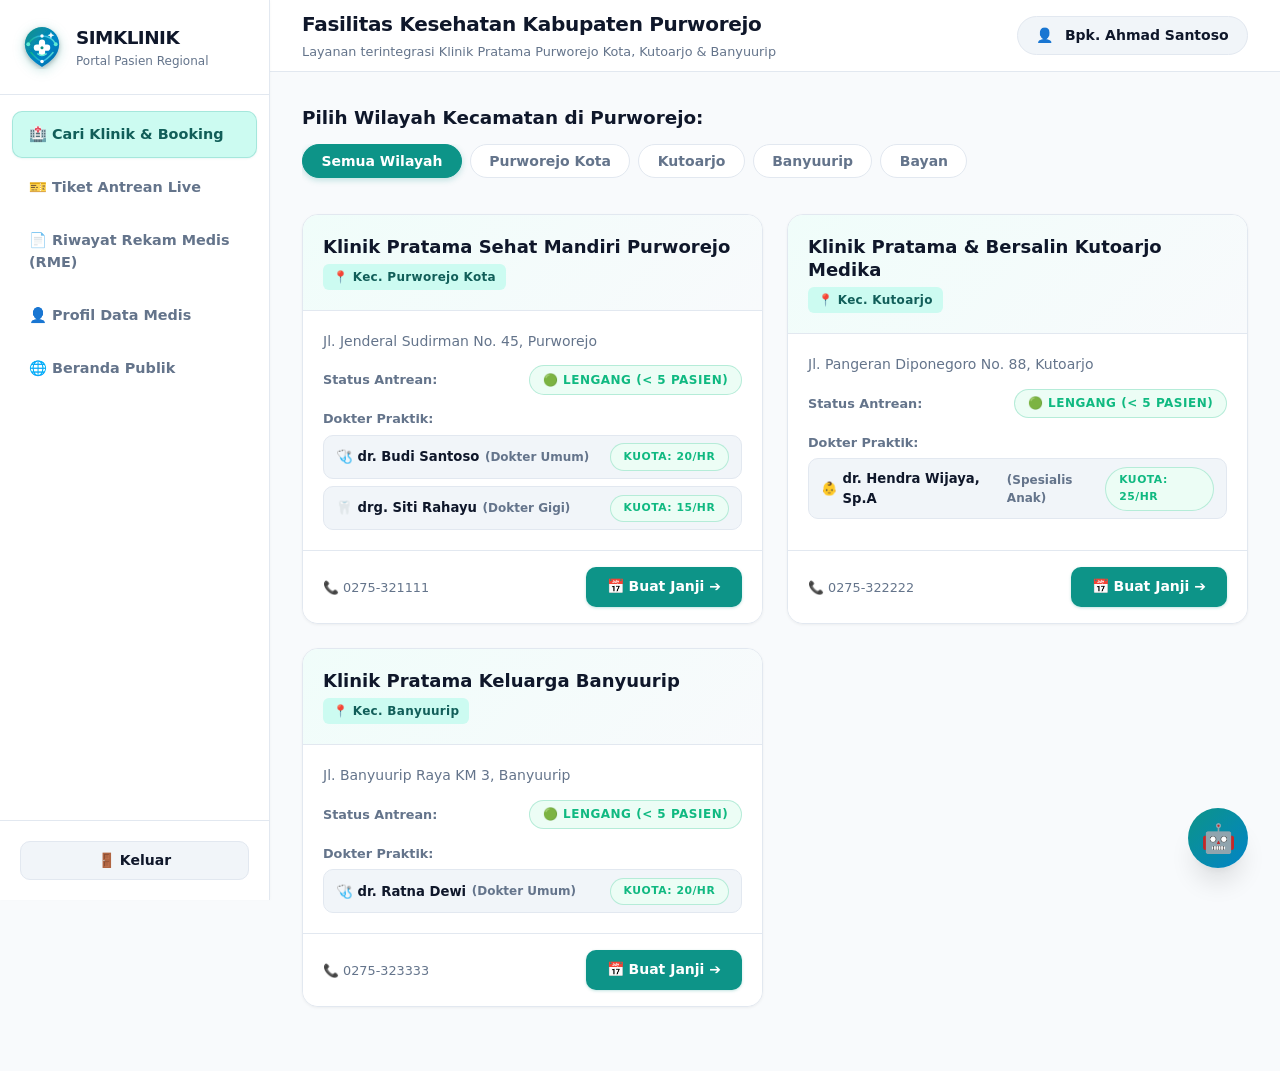
<file: pasien.html>
<!DOCTYPE html>
<html lang="id">
<head>
  <meta charset="UTF-8">
  <meta name="viewport" content="width=device-width, initial-scale=1.0">
  <title>Portal Pasien | SIMKLINIK Purworejo</title>
  <link rel="stylesheet" href="assets/css/dashboard.css">
  <link rel="stylesheet" href="assets/css/role-pages.css">
  <link rel="stylesheet" href="assets/css/modal.css">
  <link rel="stylesheet" href="assets/css/ai-chat.css">
</head>
<body>
  <div class="app-layout">
    <!-- Sidebar -->
    <aside class="sidebar">
      <div class="sidebar-header">
        <div style="display: flex; align-items: center; gap: 0.75rem;">
          <img src="assets/images/logo-simklinik-icon.svg" alt="Logo SIMKlinik" class="brand-logo-img">
          <div>
            <div class="brand-title">SIMKLINIK</div>
            <div class="brand-subtitle">Portal Pasien Regional</div>
          </div>
        </div>
        <button type="button" class="btn btn-secondary mobile-logout-btn" onclick="window.logout()">🚪 Keluar</button>
      </div>
      <nav class="nav-menu" id="patient-nav-menu">
        <a class="nav-item active" href="javascript:void(0)" data-view="view-katalog" id="nav-faskes">
          🏥 Cari Klinik & Booking
        </a>
        <a class="nav-item" href="javascript:void(0)" data-view="view-antrean" id="nav-antrean">
          🎫 Tiket Antrean Live
        </a>
        <a class="nav-item" href="javascript:void(0)" data-view="view-rme" id="nav-riwayat">
          📄 Riwayat Rekam Medis (RME)
        </a>
        <a class="nav-item" href="javascript:void(0)" data-view="view-profil" id="nav-profil">
          👤 Profil Data Medis
        </a>
        <a class="nav-item" href="index.html">
          🌐 Beranda Publik
        </a>
      </nav>
      <div class="sidebar-footer">
        <button type="button" class="btn btn-secondary" style="width: 100%;" onclick="window.logout()">
          🚪 Keluar
        </button>
      </div>
    </aside>

    <!-- Main Content -->
    <main class="main-content">
      <header class="topbar">
        <div>
          <h1 class="page-title" id="page-title-text">Fasilitas Kesehatan Kabupaten Purworejo</h1>
          <span style="font-size: 0.8rem; color: var(--text-muted);" id="page-subtitle-text">
            Layanan terintegrasi Klinik Pratama Purworejo Kota, Kutoarjo & Banyuurip
          </span>
        </div>
        <div class="topbar-actions">
          <div class="user-badge" id="profile-indicator">
            <span>👤</span>
            <span id="patient-name-display">Warga Purworejo</span>
          </div>
        </div>
      </header>

      <div class="content-body">
        <!-- VIEW 1: KATALOG KLINIK & BOOKING -->
        <section id="view-katalog" class="dashboard-view active">
          <!-- Filter Kecamatan Purworejo -->
          <div style="margin-bottom: 1.25rem;">
            <h2 style="font-size: 1.15rem; font-weight: 800; margin-bottom: 0.75rem;">
              Pilih Wilayah Kecamatan di Purworejo:
            </h2>
            <div class="district-bar" id="district-filter">
              <button type="button" class="district-chip active" data-district="semua">Semua Wilayah</button>
              <button type="button" class="district-chip" data-district="Purworejo Kota">Purworejo Kota</button>
              <button type="button" class="district-chip" data-district="Kutoarjo">Kutoarjo</button>
              <button type="button" class="district-chip" data-district="Banyuurip">Banyuurip</button>
              <button type="button" class="district-chip" data-district="Bayan">Bayan</button>
            </div>
          </div>

          <!-- Grid Katalog Klinik -->
          <div class="grid-3" id="clinic-grid" style="margin-bottom: 2rem;">
            <!-- Kartu klinik dirender secara dinamis -->
          </div>
        </section>

        <!-- VIEW 2: TIKET ANTREAN LIVE (DILENGKAPI LIVE COUNTDOWN) -->
        <section id="view-antrean" class="dashboard-view">
          <div id="section-ticket" style="margin-bottom: 2rem;">
            <div class="ticket-card" id="live-ticket-card">
              <span class="queue-badge lengang" style="background: rgba(255,255,255,0.2); color: #fff; border-color: rgba(255,255,255,0.3);">
                TIKET ANTREAN HARI INI
              </span>
              <div class="ticket-number" id="ticket-number-text">A-02</div>
              <h2 style="font-size: 1.35rem; font-weight: 800; margin-bottom: 0.25rem;" id="ticket-clinic-text">
                Klinik Pratama & Bersalin Kutoarjo Medika
              </h2>
              <p style="font-size: 0.95rem; opacity: 0.9; margin-bottom: 0.75rem;" id="ticket-doctor-text">
                dr. Hendra Wijaya, Sp.A — Jam Periksa: 09:00 WIB
              </p>

              <!-- LIVE COUNTDOWN TIMER BOX -->
              <div class="countdown-box" id="queue-countdown-box">
                <div class="countdown-title">
                  <span class="pulse-dot"></span> ESTIMASI HITUNG MUNDUR GILIRAN PERIKSA
                </div>
                <div class="countdown-timer-text" id="queue-countdown-timer">
                  00j : 00m : 00d
                </div>
                <div class="countdown-label-text" id="queue-countdown-label">
                  Menuju perkiraan waktu pemeriksaan dokter (Jadwal: 09:00 WIB)
                </div>
              </div>

              <div style="display: flex; justify-content: center; gap: 1rem; align-items: center; flex-wrap: wrap; margin-top: 1.25rem;">
                <span id="ticket-cancellation-badge" class="queue-badge lengang">DAPAT DIBATALKAN</span>
                <button type="button" id="btn-cancel-patient-appt" class="btn btn-danger" style="font-size: 0.85rem;">
                  Batalkan Janji Ini
                </button>
              </div>
            </div>

            <div id="no-ticket-placeholder" class="card" style="display: none; text-align: center; padding: 3rem 1.5rem;">
              <div style="font-size: 3rem; margin-bottom: 1rem;">🎫</div>
              <h3 style="font-size: 1.25rem; font-weight: 800; margin-bottom: 0.5rem;">Belum Ada Antrean Aktif</h3>
              <p style="color: var(--text-muted); font-size: 0.9rem; max-width: 480px; margin: 0 auto 1.5rem;">
                Anda belum memiliki janji temu pemeriksaan medis. Silakan pilih klinik terdekat dan buat janji pemeriksaan dengan dokter.
              </p>
              <button type="button" class="btn btn-primary" onclick="switchToView('view-katalog')">
                🏥 Cari Klinik Sekarang
              </button>
            </div>
          </div>

          <!-- Informasi Aturan Pembatalan -->
          <div class="card" style="border-left: 4px solid var(--warning); background: #fffbeb;">
            <h3 style="font-size: 1rem; font-weight: 800; color: #92400e; margin-bottom: 0.35rem;">
              ⚠️ Ketentuan Pembatalan Janji Temu (Batas 12 Jam)
            </h3>
            <p style="font-size: 0.875rem; color: #78350f; line-height: 1.5;">
              Sesuai regulasi operasional fasilitas kesehatan di Purworejo, pembatalan janji temu hanya dapat dilakukan paling lambat <strong>12 jam</strong> sebelum waktu pemeriksaan dimulai. Apabila sisa waktu kurang dari 12 jam, kuota telah dikunci dan tombol pembatalan akan dinonaktifkan secara otomatis.
            </p>
          </div>
        </section>

        <!-- VIEW 3: RIWAYAT REKAM MEDIS (RME) -->
        <section id="view-rme" class="dashboard-view">
          <div id="section-history" class="card">
            <div class="card-header">
              <div>
                <h2 style="font-size: 1.25rem; font-weight: 800;">Riwayat Resume Rekam Medis Elektronik (RME)</h2>
                <p style="font-size: 0.875rem; color: var(--text-muted);">
                  Salinan digital resume SOAP resmi pasca pemeriksaan dokter dari klinik faskes.
                </p>
              </div>
            </div>
            <div id="rme-history-list" style="display: flex; flex-direction: column; gap: 1rem;">
              <!-- Sample finished medical record -->
              <div class="card" style="border: 1px solid var(--border); background: var(--bg-surface); padding: 1.25rem;">
                <div style="display: flex; justify-content: space-between; align-items: center; margin-bottom: 0.75rem;">
                  <div>
                    <h4 style="font-weight: 800; color: var(--primary-dark);">Klinik Pratama Sehat Mandiri Purworejo</h4>
                    <span style="font-size: 0.8rem; color: var(--text-muted);">dr. Budi Santoso (Dokter Umum) • 25 September 2026</span>
                  </div>
                  <span class="queue-badge lengang">SELESAI DIPERIKSA</span>
                </div>
                <div style="display: grid; grid-template-columns: 1fr 1fr; gap: 1rem; font-size: 0.875rem; background: var(--bg-subtle); padding: 1rem; border-radius: var(--radius-md);">
                  <div>
                    <strong>Keluhan (S):</strong> Demam 2 hari, batuk berdahak<br>
                    <strong>Tanda Vital (O):</strong> TD 120/80, Suhu 37.8°C
                  </div>
                  <div>
                    <strong>Diagnosa (A):</strong> ISPA Akut (J06.9)<br>
                    <strong>Terapi & Resep (P):</strong> Paracetamol 500mg 3x1, Ambroxol 30mg 3x1
                  </div>
                </div>
              </div>
            </div>
          </div>
        </section>

        <!-- VIEW 4: PROFIL DATA MEDIS -->
        <section id="view-profil" class="dashboard-view">
          <div class="card" style="margin-bottom: 1.5rem;">
            <div class="card-header">
              <div>
                <h2 style="font-size: 1.25rem; font-weight: 800;">Identitas Rekam Medis Pasien</h2>
                <p style="font-size: 0.875rem; color: var(--text-muted);">
                  Data kependudukan terintegrasi faskes sesuai regulasi Permenkes No. 24/2022.
                </p>
              </div>
              <button type="button" class="btn btn-primary" onclick="window.showModal('modal-profile-onboarding')">
                ✏️ Perbarui Profil
              </button>
            </div>

            <div class="profile-card-grid">
              <div class="profile-field-box">
                <div class="profile-field-label">Nama Lengkap (KTP)</div>
                <div class="profile-field-value" id="disp-fullname">Bpk. Ahmad Santoso</div>
              </div>
              <div class="profile-field-box">
                <div class="profile-field-label">Nomor Kartu Keluarga (KK)</div>
                <div class="profile-field-value" id="disp-no-kk" style="font-family: monospace;">3306011234560001</div>
              </div>
              <div class="profile-field-box">
                <div class="profile-field-label">Nomor NIK KTP</div>
                <div class="profile-field-value" id="disp-nik" style="font-family: monospace;">3306011234560002</div>
              </div>
              <div class="profile-field-box">
                <div class="profile-field-label">Golongan Darah</div>
                <div class="profile-field-value" id="disp-blood-type">O</div>
              </div>
              <div class="profile-field-box">
                <div class="profile-field-label">No. WhatsApp / HP</div>
                <div class="profile-field-value" id="disp-phone">081234567890</div>
              </div>
              <div class="profile-field-box">
                <div class="profile-field-label">Riwayat Alergi Obat / Makanan</div>
                <div class="profile-field-value" id="disp-allergies" style="color: var(--warning-dark);">Tidak ada</div>
              </div>
            </div>
          </div>
        </section>
      </div>
    </main>
  </div>

  <!-- MODAL 1: Mandatory Onboarding Profil Pasien (KK/NIK/Alergi) -->
  <div class="modal-backdrop" id="modal-profile-onboarding">
    <div class="modal-container">
      <div class="modal-header">
        <h3 class="modal-title">
          <img src="assets/images/logo-simklinik-icon.svg" style="width:26px; height:26px;" alt="">
          Lengkapi Profil Rekam Medis Wajib
        </h3>
        <button type="button" class="modal-close-btn" data-close-modal>&times;</button>
      </div>
      <form id="profile-form" class="modal-form">
        <div class="modal-body">
          <p style="font-size: 0.85rem; color: var(--text-muted); margin-bottom: 1.25rem; line-height: 1.45;">
            Sesuai standar Permenkes No. 24/2022, data Kartu Keluarga dan NIK wajib dilengkapi sebelum membuat janji temu di klinik.
          </p>
          <div class="form-group" style="margin-bottom: 1rem;">
            <label class="form-label" for="input-fullname">Nama Lengkap (Sesuai KTP) <span style="color:var(--danger)">*</span></label>
            <input type="text" id="input-fullname" class="form-input" placeholder="Bpk. Ahmad Santoso" required value="Bpk. Ahmad Santoso">
          </div>
          <div style="display: grid; grid-template-columns: 1fr 1fr; gap: 1rem; margin-bottom: 1rem;">
            <div class="form-group">
              <label class="form-label" for="input-no-kk">Nomor Kartu Keluarga (16 Digit) <span style="color:var(--danger)">*</span></label>
              <input type="text" id="input-no-kk" class="form-input" placeholder="330601xxxxxxxxxx" maxlength="16" required value="3306011234560001">
            </div>
            <div class="form-group">
              <label class="form-label" for="input-nik">Nomor NIK KTP (16 Digit) <span style="color:var(--danger)">*</span></label>
              <input type="text" id="input-nik" class="form-input" placeholder="330601xxxxxxxxxx" maxlength="16" required value="3306011234560002">
            </div>
          </div>
          <div style="display: grid; grid-template-columns: 1fr 1fr; gap: 1rem; margin-bottom: 1rem;">
            <div class="form-group">
              <label class="form-label" for="input-blood-type">Golongan Darah</label>
              <select id="input-blood-type" class="form-input">
                <option value="A">A</option>
                <option value="B">B</option>
                <option value="AB">AB</option>
                <option value="O" selected>O</option>
              </select>
            </div>
            <div class="form-group">
              <label class="form-label" for="input-phone">No. WhatsApp / HP</label>
              <input type="tel" id="input-phone" class="form-input" placeholder="081234567890" value="081234567890">
            </div>
          </div>
          <div class="form-group">
            <label class="form-label" for="input-allergies">Riwayat Alergi Obat / Makanan</label>
            <input type="text" id="input-allergies" class="form-input" placeholder="Contoh: Alergi Amoksisilin, atau tulis 'Tidak ada'" value="Tidak ada">
          </div>
        </div>
        <div class="modal-footer">
          <button type="button" class="btn btn-secondary" data-close-modal>Tutup</button>
          <button type="submit" class="btn btn-primary">Simpan Profil Saya</button>
        </div>
      </form>
    </div>
  </div>

  <!-- MODAL 2: Booking Kuota Dokter & Peringatan 12 Jam (Didesain Elegan & Komprehensif) -->
  <div class="modal-backdrop" id="modal-booking">
    <div class="modal-container" style="max-width: 600px;">
      <div class="modal-header">
        <h3 class="modal-title">
          <img src="assets/images/logo-simklinik-icon.svg" style="width:26px; height:26px;" alt="">
          Reservasi Kuota Pemeriksaan Dokter
        </h3>
        <button type="button" class="modal-close-btn" data-close-modal>&times;</button>
      </div>
      <form id="booking-form" class="modal-form">
        <div class="modal-body" style="padding: 1.5rem;">
          <input type="hidden" id="booking-clinic-id">

          <!-- Clinic Header Badge -->
          <div class="booking-clinic-badge-box">
            <div class="booking-clinic-icon-circle">🏥</div>
            <div>
              <div style="font-weight: 800; font-size: 1.05rem; color: var(--primary-dark);" id="booking-clinic-name">Klinik Purworejo</div>
              <div style="font-size: 0.8rem; color: var(--text-muted);" id="booking-clinic-district">Kecamatan</div>
            </div>
          </div>

          <!-- 1. Pilihan Dokter Praktik -->
          <div class="form-group" style="margin-bottom: 1.25rem;">
            <label class="form-label" for="booking-doctor-select">Pilih Dokter Praktik</label>
            <select id="booking-doctor-select" class="form-input" required>
              <!-- Filled dynamically -->
            </select>

            <!-- Dynamic Doctor Preview Card -->
            <div class="doctor-preview-box" id="booking-doctor-preview-box">
              <div class="doctor-avatar-circle" id="preview-doctor-avatar">👨‍⚕️</div>
              <div style="flex: 1;">
                <div style="font-weight: 800; font-size: 0.95rem; color: var(--text-main);" id="preview-doctor-name">Memuat Data Dokter...</div>
                <div style="font-size: 0.8rem; color: var(--text-muted);" id="preview-doctor-spec">Spesialisasi Medis</div>
                <div style="font-size: 0.775rem; color: var(--primary-dark); font-weight: 700; margin-top: 0.2rem;" id="preview-doctor-quota">
                  Kapasitas Kuota Harian: -
                </div>
              </div>
              <div id="preview-doctor-badge-status">
                <span class="queue-badge lengang">Siap Melayani</span>
              </div>
            </div>
          </div>

          <!-- 2. Tanggal Kunjungan dengan Pilihan Cepat -->
          <div class="form-group" style="margin-bottom: 1.25rem;">
            <div style="display: flex; justify-content: space-between; align-items: center;">
              <label class="form-label" for="booking-date-input" style="margin-bottom: 0;">Tanggal Kunjungan</label>
              <span style="font-size: 0.75rem; color: var(--text-muted); font-weight: 600;">Pilih Cepat:</span>
            </div>
            <div class="quick-chip-group" id="quick-date-chips" style="margin-bottom: 0.45rem;">
              <button type="button" class="quick-chip" data-days="0">📅 Hari Ini</button>
              <button type="button" class="quick-chip active" data-days="1">📅 Besok (Disarankan)</button>
              <button type="button" class="quick-chip" data-days="2">📅 Lusa</button>
            </div>
            <input type="date" id="booking-date-input" class="form-input" required>
          </div>

          <!-- 3. Sesi Jam Periksa dengan Tombol Pill -->
          <div class="form-group" style="margin-bottom: 1.25rem;">
            <label class="form-label" for="booking-time-select">Sesi Jam Periksa</label>
            <div class="time-slot-grid" id="time-slot-pills" style="margin-bottom: 0.45rem;">
              <button type="button" class="time-slot-pill active" data-time="08:30:00">☀️ Pagi (08:30 WIB)</button>
              <button type="button" class="time-slot-pill" data-time="10:00:00">🌤️ Siang (10:00 WIB)</button>
              <button type="button" class="time-slot-pill" data-time="16:00:00">🌇 Sore (16:00 WIB)</button>
              <button type="button" class="time-slot-pill" data-time="19:00:00">🌙 Malam (19:00 WIB)</button>
            </div>
            <select id="booking-time-select" class="form-input" required style="display: none;">
              <option value="08:30:00" selected>Pagi (08:30 WIB)</option>
              <option value="10:00:00">Pagi (10:00 WIB)</option>
              <option value="16:00:00">Sore (16:00 WIB)</option>
              <option value="19:00:00">Malam (19:00 WIB)</option>
            </select>
          </div>

          <!-- 4. Ringkasan Tiket Realtime -->
          <div class="booking-summary-card">
            <div class="booking-summary-header">
              <span>📋 Ringkasan Janji Temu Pasien</span>
              <span style="color: var(--primary-dark); font-weight: 700;">🟢 Kuota Tersedia</span>
            </div>
            <div class="booking-summary-grid">
              <div><strong>Pasien:</strong> <span id="summary-patient-name">Bpk. Ahmad Santoso</span></div>
              <div><strong>Dokter:</strong> <span id="summary-doctor-name">dr. Dokter</span></div>
              <div><strong>Jadwal:</strong> <span id="summary-schedule-text">Besok, 08:30 WIB</span></div>
              <div><strong>Layanan:</strong> Pemeriksaan Faskes</div>
            </div>
          </div>

          <!-- 5. PERINGATAN KETAT 12 JAM -->
          <div class="booking-caution-box">
            <span style="font-size: 1.25rem; line-height: 1;">🔒</span>
            <div>
              <strong>Ketentuan Pembatalan Ketat (Batas 12 Jam):</strong><br>
              Janji temu hanya dapat dibatalkan maksimal <strong>12 jam</strong> sebelum jadwal pemeriksaan. Pembatalan dengan sisa waktu kurang dari 12 jam akan otomatis dikunci oleh sistem faskes.
            </div>
          </div>
        </div>
        <div class="modal-footer">
          <button type="button" class="btn btn-secondary" data-close-modal>Batal</button>
          <button type="submit" class="btn btn-primary" style="padding: 0.75rem 1.5rem;">
            ✅ Konfirmasi & Ambil Nomor Antrean
          </button>
        </div>
      </form>
    </div>
  </div>

  <script src="config/supabase.js"></script>
  <script src="config/gemini.js"></script>
  <script src="assets/js/components/modal.js"></script>
  <script src="assets/js/components/toast.js"></script>
  <script src="assets/js/auth/multiRoleAuth.js"></script>
  <script src="assets/js/services/clinicService.js"></script>
  <script src="assets/js/services/appointmentService.js"></script>
  <script src="assets/js/services/queueService.js"></script>
  <script src="assets/js/services/rmeService.js"></script>
  <script src="assets/js/services/aiPurworejoService.js"></script>
  <script src="assets/js/components/aiChatWidget.js"></script>
  <script>
    let userProfile = {
      isComplete: true,
      no_kk: '3306011234560001',
      nik: '3306011234560002',
      full_name: 'Bpk. Ahmad Santoso',
      blood_type: 'O',
      phone: '081234567890',
      allergies: 'Tidak ada'
    };

    let activePatientAppt = {
      id: 'appt-patient-sample',
      clinic_name: 'Klinik Pratama & Bersalin Kutoarjo Medika',
      doctor_name: 'dr. Hendra Wijaya, Sp.A',
      appointment_date: new Date(Date.now() + 24 * 3600 * 1000).toISOString().split('T')[0],
      appointment_time: '09:00:00',
      queue_number: 'A-02',
      status: 'menunggu'
    };

    let countdownInterval = null;
    let currentModalDoctors = [];

    // Tab Switching Logic
    const patientNavItems = document.querySelectorAll('#patient-nav-menu .nav-item[data-view]');
    const patientViews = document.querySelectorAll('.dashboard-view');
    const pageTitleText = document.getElementById('page-title-text');
    const pageSubtitleText = document.getElementById('page-subtitle-text');

    function switchToView(targetViewId) {
      patientNavItems.forEach(n => {
        if (n.dataset.view === targetViewId) {
          n.classList.add('active');
        } else {
          n.classList.remove('active');
        }
      });

      patientViews.forEach(v => {
        if (v.id === targetViewId) {
          v.classList.add('active');
        } else {
          v.classList.remove('active');
        }
      });

      if (targetViewId === 'view-katalog') {
        pageTitleText.textContent = 'Fasilitas Kesehatan Kabupaten Purworejo';
        pageSubtitleText.textContent = 'Layanan terintegrasi Klinik Pratama Purworejo Kota, Kutoarjo & Banyuurip';
      } else if (targetViewId === 'view-antrean') {
        pageTitleText.textContent = 'Tiket Antrean & Jadwal Pemeriksaan Live';
        pageSubtitleText.textContent = 'Pantau nomor antrean aktif Anda hari ini secara real-time';
      } else if (targetViewId === 'view-rme') {
        pageTitleText.textContent = 'Riwayat Rekam Medis Elektronik (RME SOAP)';
        pageSubtitleText.textContent = 'Salinan digital resume SOAP resmi pasca pemeriksaan dokter dari klinik faskes';
      } else if (targetViewId === 'view-profil') {
        pageTitleText.textContent = 'Profil & Identitas Rekam Medis Pasien';
        pageSubtitleText.textContent = 'Data kependudukan wajib sesuai standar integrasi Permenkes No. 24/2022';
      }
    }

    patientNavItems.forEach(item => {
      item.addEventListener('click', () => {
        switchToView(item.dataset.view);
      });
    });

    async function loadClinics(district = 'semua') {
      const clinics = await window.getClinicsByDistrict(district);
      const grid = document.getElementById('clinic-grid');
      grid.innerHTML = '';

      for (const clinic of clinics) {
        // Ambil dokter klinik (termasuk cuti agar dapat ditampilkan statusnya)
        const doctors = await window.getDoctorsByClinic(clinic.id, true);
        const card = document.createElement('div');
        card.className = 'clinic-card';
        card.innerHTML = `
          <div class="clinic-card-header">
            <h3 class="clinic-name">${clinic.name}</h3>
            <span class="clinic-district">📍 Kec. ${clinic.district}</span>
          </div>
          <div class="clinic-card-body">
            <p style="color: var(--text-muted); font-size: 0.875rem;">${clinic.address}</p>
            <div style="display: flex; justify-content: space-between; align-items: center;">
              <span style="font-size: 0.8rem; font-weight: 700; color: var(--text-muted);">Status Antrean:</span>
              <span class="queue-badge lengang">🟢 Lengang (&lt; 5 Pasien)</span>
            </div>
            <div>
              <span style="font-size: 0.8rem; font-weight: 700; color: var(--text-muted);">Dokter Praktik:</span>
              <div class="doctor-chip-list">
                ${doctors.map(d => {
                  const isCuti = d.status === 'cuti';
                  const icon = d.specialty.includes('Gigi') ? '🦷' : (d.specialty.includes('Anak') ? '👶' : '🩺');
                  const cutiBadge = isCuti ? 
                    `<span class="queue-badge cuti" style="font-size:0.675rem;" title="${d.cuti_reason || 'Sedang Cuti'}">🏖️ Cuti${d.cuti_end ? ` s/d ${window.formatCutiDateIndo(d.cuti_end)}` : ''}</span>` : 
                    `<span class="queue-badge lengang" style="font-size:0.675rem;">Kuota: ${d.daily_quota}/hr</span>`;
                  return `
                    <div class="doctor-chip-item">
                      <div class="doctor-chip-name">
                        <span>${icon}</span>
                        <span>${d.full_name}</span>
                        <span class="doctor-chip-spec">(${d.specialty})</span>
                      </div>
                      <div>
                        ${cutiBadge}
                      </div>
                    </div>
                  `;
                }).join('')}
              </div>
            </div>
          </div>
          <div class="clinic-card-footer">
            <span style="font-size: 0.8rem; color: var(--text-muted);">📞 ${clinic.phone}</span>
            <button type="button" class="btn btn-primary" onclick="openBookingModal('${clinic.id}')">
              📅 Buat Janji ➔
            </button>
          </div>
        `;
        grid.appendChild(card);
      }
    }

    // Sinkronisasi Pratinjau Dokter di Modal Booking
    function syncDoctorPreview() {
      const docSelect = document.getElementById('booking-doctor-select');
      const selectedId = docSelect.value;
      const doc = currentModalDoctors.find(d => d.id === selectedId);

      const nameEl = document.getElementById('preview-doctor-name');
      const specEl = document.getElementById('preview-doctor-spec');
      const quotaEl = document.getElementById('preview-doctor-quota');
      const avatarEl = document.getElementById('preview-doctor-avatar');
      const statusEl = document.getElementById('preview-doctor-badge-status');
      const summaryDocEl = document.getElementById('summary-doctor-name');

      if (!doc) {
        nameEl.textContent = 'Pilih Dokter Praktik';
        specEl.textContent = 'Spesialisasi Medis';
        quotaEl.textContent = 'Kapasitas Kuota Harian: -';
        return;
      }

      nameEl.textContent = doc.full_name;
      specEl.textContent = `${doc.specialty} • ${doc.sip_number || 'SIP Aktif'}`;
      quotaEl.textContent = `Kapasitas Kuota Harian: ${doc.daily_quota} Pasien/Hari`;
      summaryDocEl.textContent = doc.full_name;

      if (doc.specialty.includes('Gigi')) {
        avatarEl.textContent = '🦷';
      } else if (doc.specialty.includes('Anak')) {
        avatarEl.textContent = '👶';
      } else {
        avatarEl.textContent = '👨‍⚕️';
      }

      if (doc.status === 'cuti') {
        const cutiEndText = doc.cuti_end ? ` (s/d ${window.formatCutiDateIndo(doc.cuti_end)})` : '';
        statusEl.innerHTML = `<span class="queue-badge cuti">🏖️ Sedang Cuti${cutiEndText}</span>`;
      } else {
        statusEl.innerHTML = '<span class="queue-badge lengang">🟢 Siap Melayani</span>';
      }
    }

    function syncScheduleSummary() {
      const dateVal = document.getElementById('booking-date-input').value;
      const timeVal = document.getElementById('booking-time-select').value;
      const summaryEl = document.getElementById('summary-schedule-text');

      if (!dateVal) return;
      const dateObj = new Date(dateVal);
      const options = { weekday: 'short', day: 'numeric', month: 'short' };
      const formattedDate = dateObj.toLocaleDateString('id-ID', options);
      summaryEl.textContent = `${formattedDate}, ${timeVal.slice(0, 5)} WIB`;
    }

    async function openBookingModal(clinicId) {
      if (!userProfile.no_kk || !userProfile.nik) {
        window.showToast('Silakan lengkapi data profil (No. KK & NIK) terlebih dahulu!', 'warning');
        window.showModal('modal-profile-onboarding');
        return;
      }

      const clinic = await window.getClinicById(clinicId);
      if (!clinic) return;

      document.getElementById('booking-clinic-id').value = clinic.id;
      document.getElementById('booking-clinic-name').textContent = clinic.name;
      document.getElementById('booking-clinic-district').textContent = 'Kecamatan ' + clinic.district + ' • ' + (clinic.address || '');

      currentModalDoctors = await window.getDoctorsByClinic(clinic.id, true);
      const docSelect = document.getElementById('booking-doctor-select');
      docSelect.innerHTML = '';

      currentModalDoctors.forEach(d => {
        const isCuti = d.status === 'cuti';
        const opt = document.createElement('option');
        opt.value = d.id;
        if (isCuti) {
          opt.disabled = true;
          const endStr = d.cuti_end ? ` s/d ${window.formatCutiDateIndo(d.cuti_end)}` : '';
          opt.textContent = `${d.full_name} (${d.specialty}) — [SEDANG CUTI]${endStr}`;
          opt.style.color = 'var(--text-light)';
        } else {
          opt.textContent = `${d.full_name} (${d.specialty}) — Kuota: ${d.daily_quota}/hari`;
        }
        docSelect.appendChild(opt);
      });

      // Set default tomorrow date
      const tomorrow = new Date(Date.now() + 24 * 3600 * 1000);
      document.getElementById('booking-date-input').value = tomorrow.toISOString().split('T')[0];

      // Highlight Besok chip
      document.querySelectorAll('#quick-date-chips .quick-chip').forEach(c => {
        c.classList.toggle('active', c.dataset.days === '1');
      });

      // Default slot
      document.getElementById('booking-time-select').value = '08:30:00';
      document.querySelectorAll('#time-slot-pills .time-slot-pill').forEach(p => {
        p.classList.toggle('active', p.dataset.time === '08:30:00');
      });

      document.getElementById('summary-patient-name').textContent = userProfile.full_name || 'Warga Purworejo';

      syncDoctorPreview();
      syncScheduleSummary();

      const bookingModalEl = document.getElementById('modal-booking');
      if (bookingModalEl) {
        const modalBody = bookingModalEl.querySelector('.modal-body');
        if (modalBody) modalBody.scrollTop = 0;
      }

      window.showModal('modal-booking');
    }

    // Hitung Mundur Live Queue Countdown Timer
    function startLiveQueueCountdown() {
      if (countdownInterval) clearInterval(countdownInterval);

      function updateCountdown() {
        if (!activePatientAppt || activePatientAppt.status === 'dibatalkan' || activePatientAppt.status === 'selesai') {
          if (countdownInterval) clearInterval(countdownInterval);
          return;
        }

        const timerEl = document.getElementById('queue-countdown-timer');
        const labelEl = document.getElementById('queue-countdown-label');
        if (!timerEl || !labelEl) return;

        const dateStr = activePatientAppt.appointment_date || new Date().toISOString().split('T')[0];
        const timeStr = activePatientAppt.appointment_time || '09:00:00';
        const targetTime = new Date(`${dateStr}T${timeStr}`).getTime();
        const now = Date.now();
        const diff = targetTime - now;

        if (activePatientAppt.status === 'sedang_diperiksa') {
          timerEl.textContent = '🩺 SEDANG DIPERIKSA';
          labelEl.textContent = 'Giliran Anda sedang berlangsung di Ruang Periksa Dokter';
          timerEl.style.color = '#5eead4';
          return;
        }

        if (diff <= 0) {
          timerEl.textContent = '🔔 GILIRAN SEGERA TIBA';
          labelEl.textContent = `Waktu janji temu (${timeStr.slice(0, 5)} WIB) telah tiba. Mohon bersiap di ruang tunggu klinik.`;
          timerEl.style.color = '#fef08a';
          return;
        }

        const totalSeconds = Math.floor(diff / 1000);
        const hours = Math.floor(totalSeconds / 3600);
        const minutes = Math.floor((totalSeconds % 3600) / 60);
        const seconds = totalSeconds % 60;

        const pad = (n) => String(n).padStart(2, '0');
        timerEl.textContent = `${pad(hours)}j : ${pad(minutes)}m : ${pad(seconds)}d`;
        labelEl.textContent = `Estimasi menuju panggilan sesi dokter (${timeStr.slice(0, 5)} WIB)`;
        timerEl.style.color = '#ffffff';
      }

      updateCountdown();
      countdownInterval = setInterval(updateCountdown, 1000);
    }

    function renderTicket() {
      const ticketCard = document.getElementById('live-ticket-card');
      const placeholder = document.getElementById('no-ticket-placeholder');

      if (!activePatientAppt || activePatientAppt.status === 'dibatalkan') {
        if (countdownInterval) clearInterval(countdownInterval);
        ticketCard.style.display = 'none';
        placeholder.style.display = 'block';
        return;
      }

      ticketCard.style.display = 'block';
      placeholder.style.display = 'none';

      document.getElementById('ticket-number-text').textContent = activePatientAppt.queue_number;
      document.getElementById('ticket-clinic-text').textContent = activePatientAppt.clinic_name;
      document.getElementById('ticket-doctor-text').textContent = 
        `${activePatientAppt.doctor_name} — Jam Periksa: ${activePatientAppt.appointment_time} WIB`;

      const canCancel = window.isCancellationAllowed(activePatientAppt.appointment_date, activePatientAppt.appointment_time);
      const btnCancel = document.getElementById('btn-cancel-patient-appt');
      const badge = document.getElementById('ticket-cancellation-badge');

      if (canCancel) {
        btnCancel.disabled = false;
        btnCancel.className = 'btn btn-danger';
        badge.className = 'queue-badge lengang';
        badge.textContent = 'DAPAT DIBATALKAN';
      } else {
        btnCancel.disabled = true;
        btnCancel.className = 'btn btn-disabled';
        badge.className = 'queue-badge padat';
        badge.textContent = 'TERKUNCI (< 12 JAM)';
      }

      startLiveQueueCountdown();
    }

    function updateProfileDisplay() {
      document.getElementById('disp-fullname').textContent = userProfile.full_name || '-';
      document.getElementById('disp-no-kk').textContent = userProfile.no_kk || '-';
      document.getElementById('disp-nik').textContent = userProfile.nik || '-';
      document.getElementById('disp-blood-type').textContent = userProfile.blood_type || '-';
      document.getElementById('disp-phone').textContent = userProfile.phone || '-';
      document.getElementById('disp-allergies').textContent = userProfile.allergies || 'Tidak ada';
      document.getElementById('patient-name-display').textContent = userProfile.full_name || 'Warga Purworejo';
      document.getElementById('summary-patient-name').textContent = userProfile.full_name || 'Warga Purworejo';
    }

    // Cancel Handler
    document.getElementById('btn-cancel-patient-appt').addEventListener('click', async () => {
      if (!activePatientAppt) return;
      const res = await window.cancelAppointment(activePatientAppt);
      if (res.success) {
        window.showToast('Janji temu berhasil dibatalkan.', 'success');
        activePatientAppt = null;
        renderTicket();
      } else {
        window.showToast(res.message, 'error');
      }
    });

    // District Filter Chips
    document.querySelectorAll('.district-chip').forEach(chip => {
      chip.addEventListener('click', () => {
        document.querySelectorAll('.district-chip').forEach(c => c.classList.remove('active'));
        chip.classList.add('active');
        loadClinics(chip.dataset.district);
      });
    });

    // Doctor Select Change Listener
    document.getElementById('booking-doctor-select').addEventListener('change', () => {
      syncDoctorPreview();
    });

    // Quick Date Chips Listener
    document.querySelectorAll('#quick-date-chips .quick-chip').forEach(chip => {
      chip.addEventListener('click', () => {
        document.querySelectorAll('#quick-date-chips .quick-chip').forEach(c => c.classList.remove('active'));
        chip.classList.add('active');
        const days = Number(chip.dataset.days);
        const targetDate = new Date(Date.now() + days * 24 * 3600 * 1000);
        document.getElementById('booking-date-input').value = targetDate.toISOString().split('T')[0];
        syncScheduleSummary();
      });
    });

    // Date Input Manual Change Listener
    document.getElementById('booking-date-input').addEventListener('change', () => {
      document.querySelectorAll('#quick-date-chips .quick-chip').forEach(c => c.classList.remove('active'));
      syncScheduleSummary();
    });

    // Time Slot Pills Listener
    document.querySelectorAll('#time-slot-pills .time-slot-pill').forEach(pill => {
      pill.addEventListener('click', () => {
        document.querySelectorAll('#time-slot-pills .time-slot-pill').forEach(p => p.classList.remove('active'));
        pill.classList.add('active');
        document.getElementById('booking-time-select').value = pill.dataset.time;
        syncScheduleSummary();
      });
    });

    // Profile Form Handler
    document.getElementById('profile-form').addEventListener('submit', (e) => {
      e.preventDefault();
      userProfile.no_kk = document.getElementById('input-no-kk').value.trim();
      userProfile.nik = document.getElementById('input-nik').value.trim();
      userProfile.full_name = document.getElementById('input-fullname').value.trim();
      userProfile.blood_type = document.getElementById('input-blood-type').value;
      userProfile.phone = document.getElementById('input-phone').value.trim();
      userProfile.allergies = document.getElementById('input-allergies').value.trim();

      updateProfileDisplay();
      window.showToast('Data identitas rekam medis berhasil diperbarui!', 'success');
      window.closeModal('modal-profile-onboarding');
    });

    // Booking Form Handler
    document.getElementById('booking-form').addEventListener('submit', async (e) => {
      e.preventDefault();
      const clinicId = document.getElementById('booking-clinic-id').value;
      const clinic = await window.getClinicById(clinicId);
      const doctorId = document.getElementById('booking-doctor-select').value;
      const docSelect = document.getElementById('booking-doctor-select');
      const selectedDocText = docSelect.options[docSelect.selectedIndex]?.text || 'dr. Medika';
      const date = document.getElementById('booking-date-input').value;
      const time = document.getElementById('booking-time-select').value;

      const appt = await window.createAppointment({
        clinic_id: clinicId,
        doctor_id: doctorId,
        patient_id: 'pat-logged-in',
        appointment_date: date,
        appointment_time: time
      });

      activePatientAppt = {
        ...appt,
        clinic_name: clinic ? clinic.name : 'Klinik Purworejo',
        doctor_name: selectedDocText.split('—')[0].trim()
      };

      window.showToast('Pemesanan kuota berhasil! Nomor tiket diterbitkan.', 'success');
      window.closeModal('modal-booking');
      renderTicket();
      switchToView('view-antrean');
    });

    document.addEventListener('DOMContentLoaded', () => {
      loadClinics();
      renderTicket();
      updateProfileDisplay();
    });
  </script>
</body>
</html>
</file>
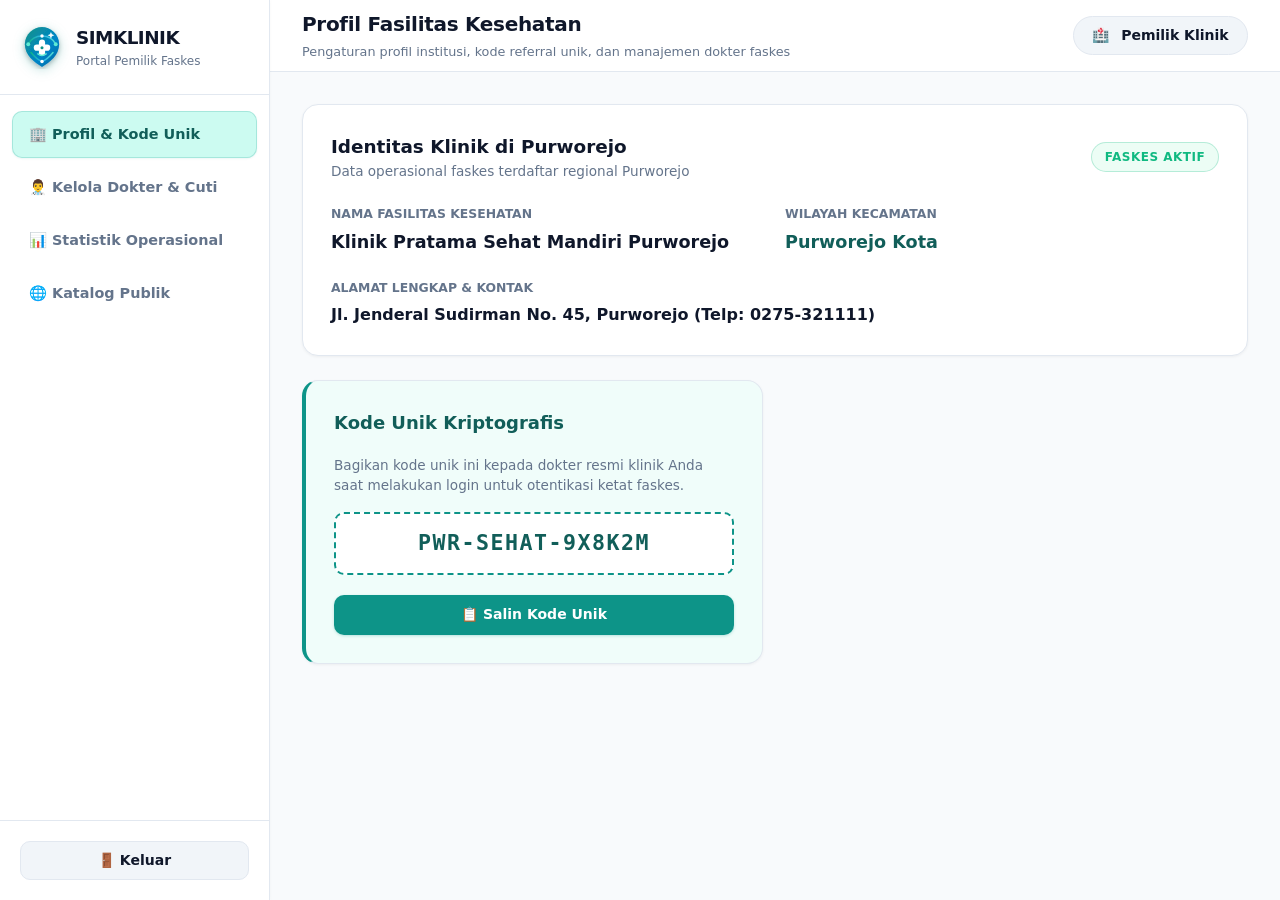
<file: pemilik.html>
<!DOCTYPE html>
<html lang="id">
<head>
  <meta charset="UTF-8">
  <meta name="viewport" content="width=device-width, initial-scale=1.0">
  <title>Dashboard Pemilik Klinik | SIMKLINIK Purworejo</title>
  <link rel="stylesheet" href="assets/css/dashboard.css">
  <link rel="stylesheet" href="assets/css/role-pages.css">
  <link rel="stylesheet" href="assets/css/modal.css">
</head>
<body>
  <div class="app-layout">
    <!-- Sidebar -->
    <aside class="sidebar">
      <div class="sidebar-header">
        <div style="display: flex; align-items: center; gap: 0.75rem;">
          <img src="assets/images/logo-simklinik-icon.svg" alt="Logo SIMKlinik" class="brand-logo-img">
          <div>
            <div class="brand-title">SIMKLINIK</div>
            <div class="brand-subtitle">Portal Pemilik Faskes</div>
          </div>
        </div>
        <button type="button" class="btn btn-secondary mobile-logout-btn" onclick="window.logout()">🚪 Keluar</button>
      </div>
      <nav class="nav-menu" id="owner-nav-menu">
        <a class="nav-item active" href="javascript:void(0)" data-view="view-profil-klinik" id="nav-profil">
          🏢 Profil & Kode Unik
        </a>
        <a class="nav-item" href="javascript:void(0)" data-view="view-kelola-dokter" id="nav-dokter">
          👨‍⚕️ Kelola Dokter & Cuti
        </a>
        <a class="nav-item" href="javascript:void(0)" data-view="view-statistik" id="nav-statistik">
          📊 Statistik Operasional
        </a>
        <a class="nav-item" href="index.html">
          🌐 Katalog Publik
        </a>
      </nav>
      <div class="sidebar-footer">
        <button type="button" class="btn btn-secondary" style="width: 100%;" onclick="window.logout()">
          🚪 Keluar
        </button>
      </div>
    </aside>

    <!-- Main Content -->
    <main class="main-content">
      <header class="topbar">
        <div>
          <h1 class="page-title" id="page-title-text">Profil Fasilitas Kesehatan</h1>
          <span style="font-size: 0.8rem; color: var(--text-muted);" id="owner-subtitle-text">
            Pengaturan profil institusi, kode referral unik, dan manajemen dokter faskes
          </span>
        </div>
        <div class="topbar-actions">
          <div class="user-badge">
            <span>🏥</span>
            <span id="owner-name-display">Pemilik Klinik</span>
          </div>
        </div>
      </header>

      <div class="content-body">
        <!-- VIEW 1: PROFIL & KODE UNIK KLINIK -->
        <section id="view-profil-klinik" class="dashboard-view active">
          <div class="grid-3" style="margin-bottom: 2rem;">
            <!-- Profil Klinik -->
            <div class="card" style="grid-column: span 2;">
              <div class="card-header">
                <div>
                  <h2 style="font-size: 1.15rem; font-weight: 800;">Identitas Klinik di Purworejo</h2>
                  <p style="font-size: 0.85rem; color: var(--text-muted);">Data operasional faskes terdaftar regional Purworejo</p>
                </div>
                <span class="queue-badge lengang">FASKES AKTIF</span>
              </div>
              <div style="display: grid; grid-template-columns: 1fr 1fr; gap: 1.25rem;">
                <div>
                  <label style="font-size: 0.775rem; color: var(--text-muted); font-weight: 700; text-transform: uppercase;">
                    Nama Fasilitas Kesehatan
                  </label>
                  <div style="font-weight: 800; font-size: 1.1rem; color: var(--text-main); margin-top: 0.25rem;" id="clinic-name-text">
                    Klinik Pratama Sehat Mandiri Purworejo
                  </div>
                </div>
                <div>
                  <label style="font-size: 0.775rem; color: var(--text-muted); font-weight: 700; text-transform: uppercase;">
                    Wilayah Kecamatan
                  </label>
                  <div style="font-weight: 800; font-size: 1.1rem; color: var(--primary-dark); margin-top: 0.25rem;" id="clinic-district-text">
                    Purworejo Kota
                  </div>
                </div>
                <div style="grid-column: span 2;">
                  <label style="font-size: 0.775rem; color: var(--text-muted); font-weight: 700; text-transform: uppercase;">
                    Alamat Lengkap & Kontak
                  </label>
                  <div style="color: var(--text-main); font-weight: 600; margin-top: 0.25rem;" id="clinic-address-text">
                    Jl. Jenderal Sudirman No. 45, Purworejo (Telp: 0275-321111)
                  </div>
                </div>
              </div>
            </div>

            <!-- Card Kode Unik Kriptografis -->
            <div class="card" style="border-left: 4px solid var(--primary); background: #f0fdfa;">
              <div class="card-header">
                <h2 style="font-size: 1.125rem; font-weight: 800; color: var(--primary-dark);">Kode Unik Kriptografis</h2>
              </div>
              <p style="font-size: 0.85rem; color: var(--text-muted); margin-bottom: 1rem; line-height: 1.45;">
                Bagikan kode unik ini kepada dokter resmi klinik Anda saat melakukan login untuk otentikasi ketat faskes.
              </p>
              <div style="display: flex; align-items: center; justify-content: center; gap: 0.5rem; background: white; padding: 0.85rem 1rem; border-radius: var(--radius-md); border: 2px dashed var(--primary);">
                <span id="clinic-referral-code" style="font-family: monospace; font-size: 1.35rem; font-weight: 900; color: var(--primary-dark); letter-spacing: 1.5px;">
                  PWR-SEHAT-9X8K2M
                </span>
              </div>
              <button type="button" id="btn-copy-code" class="btn btn-primary" style="margin-top: 1.25rem; width: 100%;">
                📋 Salin Kode Unik
              </button>
            </div>
          </div>
        </section>

        <!-- VIEW 2: KELOLA DOKTER & CUTI -->
        <section id="view-kelola-dokter" class="dashboard-view">
          <div id="section-doctors" class="card">
            <div class="card-header">
              <div>
                <h2 style="font-size: 1.25rem; font-weight: 800;">Daftar Dokter Praktik & Kuota Harian</h2>
                <p style="font-size: 0.875rem; color: var(--text-muted);">
                  Kelola profil dokter, sesuaikan kuota pasien per hari, tandai status cuti, atau hapus dokter dari klinik.
                </p>
              </div>
              <button type="button" class="btn btn-primary" onclick="window.showModal('modal-add-doctor')">
                + Daftarkan Dokter Baru
              </button>
            </div>

            <small class="mobile-table-hint" style="color: var(--text-muted); font-size: 0.775rem; margin-bottom: 0.5rem;">
              📱 Geser tabel ke samping untuk melihat kolom lengkap & aksi
            </small>
            <div style="overflow-x: auto; margin-top: 0.5rem; -webkit-overflow-scrolling: touch;">
              <table style="width: 100%; min-width: 650px; border-collapse: collapse; text-align: left; font-size: 0.925rem;">
                <thead>
                  <tr style="border-bottom: 2px solid var(--border); color: var(--text-muted); background: var(--bg-subtle);">
                    <th style="padding: 0.85rem 1rem;">Nama Dokter</th>
                    <th style="padding: 0.85rem 1rem;">Spesialisasi</th>
                    <th style="padding: 0.85rem 1rem;">Nomor SIP</th>
                    <th style="padding: 0.85rem 1rem;">Kuota Harian</th>
                    <th style="padding: 0.85rem 1rem;">Status</th>
                    <th style="padding: 0.85rem 1rem; text-align: right;">Aksi Manajemen</th>
                  </tr>
                </thead>
                <tbody id="doctor-table-body">
                  <!-- Dynamically loaded -->
                </tbody>
              </table>
            </div>
          </div>
        </section>

        <!-- VIEW 3: STATISTIK OPERASIONAL FASKES -->
        <section id="view-statistik" class="dashboard-view">
          <div class="grid-3" style="margin-bottom: 2rem;">
            <div class="stat-card">
              <div class="stat-icon teal">👨‍⚕️</div>
              <div>
                <div class="stat-value" id="stat-total-doctors">0</div>
                <div class="stat-label">Total Dokter Terdaftar</div>
              </div>
            </div>

            <div class="stat-card">
              <div class="stat-icon blue">🎫</div>
              <div>
                <div class="stat-value" id="stat-total-quota">0</div>
                <div class="stat-label">Total Kuota Harian Pasien</div>
              </div>
            </div>

            <div class="stat-card">
              <div class="stat-icon emerald">🟢</div>
              <div>
                <div class="stat-value" id="stat-active-doctors">0</div>
                <div class="stat-label">Dokter Aktif Praktik</div>
              </div>
            </div>

            <div class="stat-card">
              <div class="stat-icon amber">🏖️</div>
              <div>
                <div class="stat-value" id="stat-cuti-doctors">0</div>
                <div class="stat-label">Dokter Sedang Cuti</div>
              </div>
            </div>
          </div>

          <div class="card">
            <h2 style="font-size: 1.15rem; font-weight: 800; margin-bottom: 0.5rem;">Kebijakan Manajemen Kuota Faskes Purworejo</h2>
            <p style="font-size: 0.9rem; color: var(--text-muted); line-height: 1.6;">
              Dokter yang diberi status <strong>Cuti</strong> secara otomatis disembunyikan dari pemilihan booking pasien baru di aplikasi untuk mencegah antrean menumpuk tanpa dokter pengganti. Kuota harian faskes akan disesuaikan secara real-time dengan dokter aktif yang bertugas hari itu.
            </p>
          </div>
        </section>
      </div>
    </main>
  </div>

  <!-- MODAL: Tambah Dokter Baru -->
  <div class="modal-backdrop" id="modal-add-doctor">
    <div class="modal-container">
      <div class="modal-header">
        <h3 class="modal-title">👨‍⚕️ Daftarkan Dokter Baru ke Klinik</h3>
        <button type="button" class="modal-close-btn" data-close-modal>&times;</button>
      </div>
      <form id="doctor-form" class="modal-form">
        <div class="modal-body">
          <div class="form-group">
            <label class="form-label" for="doctor-name-input">Nama Lengkap & Gelar <span style="color:var(--danger)">*</span></label>
            <input type="text" id="doctor-name-input" class="form-input" placeholder="dr. Fulan Sp.PD" required>
          </div>
          <div class="form-group">
            <label class="form-label" for="doctor-spec-input">Bidang Spesialisasi <span style="color:var(--danger)">*</span></label>
            <input type="text" id="doctor-spec-input" class="form-input" placeholder="Dokter Umum / Dokter Gigi / Spesialis Anak" required>
          </div>
          <div class="form-group">
            <label class="form-label" for="doctor-sip-input">Nomor Surat Izin Praktik (SIP) <span style="color:var(--danger)">*</span></label>
            <input type="text" id="doctor-sip-input" class="form-input" placeholder="SIP-PWR-005/2026" required>
          </div>
          <div class="form-group">
            <label class="form-label" for="doctor-quota-input">Alokasi Kuota Pasien per Hari <span style="color:var(--danger)">*</span></label>
            <input type="number" id="doctor-quota-input" class="form-input" value="20" min="1" max="100" required>
          </div>
        </div>
        <div class="modal-footer">
          <button type="button" class="btn btn-secondary" data-close-modal>Batal</button>
          <button type="submit" class="btn btn-primary">Simpan Dokter Baru</button>
        </div>
      </form>
    </div>
  </div>

  <!-- MODAL: Edit Data Dokter -->
  <div class="modal-backdrop" id="modal-edit-doctor">
    <div class="modal-container">
      <div class="modal-header">
        <h3 class="modal-title">✏️ Edit Informasi Dokter Praktik</h3>
        <button type="button" class="modal-close-btn" data-close-modal>&times;</button>
      </div>
      <form id="form-edit-doctor" class="modal-form">
        <input type="hidden" id="edit-doctor-id">
        <div class="modal-body">
          <div class="form-group">
            <label class="form-label" for="edit-doctor-name">Nama Lengkap & Gelar <span style="color:var(--danger)">*</span></label>
            <input type="text" id="edit-doctor-name" class="form-input" required>
          </div>
          <div class="form-group">
            <label class="form-label" for="edit-doctor-spec">Bidang Spesialisasi <span style="color:var(--danger)">*</span></label>
            <input type="text" id="edit-doctor-spec" class="form-input" required>
          </div>
          <div class="form-group">
            <label class="form-label" for="edit-doctor-sip">Nomor Surat Izin Praktik (SIP) <span style="color:var(--danger)">*</span></label>
            <input type="text" id="edit-doctor-sip" class="form-input" required>
          </div>
          <div class="form-group">
            <label class="form-label" for="edit-doctor-quota">Alokasi Kuota Pasien per Hari <span style="color:var(--danger)">*</span></label>
            <input type="number" id="edit-doctor-quota" class="form-input" min="1" max="100" required>
          </div>
        </div>
        <div class="modal-footer">
          <button type="button" class="btn btn-secondary" data-close-modal>Batal</button>
          <button type="submit" class="btn btn-primary">Simpan Perubahan</button>
        </div>
      </form>
    </div>
  </div>

  <!-- MODAL: Atur Cuti Dokter (Detail Durasi & Kalender Rentang Tanggal) -->
  <div class="modal-backdrop" id="modal-set-cuti">
    <div class="modal-container" style="max-width: 530px;">
      <div class="modal-header">
        <h3 class="modal-title" id="cuti-modal-title">🏖️ Pengaturan Jadwal Cuti Dokter</h3>
        <button type="button" class="modal-close-btn" data-close-modal>&times;</button>
      </div>
      <form id="form-set-cuti" class="modal-form">
        <input type="hidden" id="cuti-doctor-id">
        <div class="modal-body" style="max-height: 72vh; overflow-y: auto;">
          <div style="background: linear-gradient(135deg, #fef3c7, #fffbeb); border-left: 4px solid #f59e0b; padding: 0.85rem 1rem; border-radius: var(--radius-sm); margin-bottom: 1.25rem;">
            <div style="font-weight: 800; color: #92400e; font-size: 0.95rem;" id="cuti-doctor-name">
              dr. Medika Purworejo
            </div>
            <div style="font-size: 0.825rem; color: #b45309;" id="cuti-doctor-spec">
              Dokter Umum • SIP-PWR-001/2024
            </div>
            <div id="cuti-current-status-box" style="margin-top: 0.4rem; font-size: 0.8rem; font-weight: 600; color: #78350f;">
              Status saat ini: Aktif
            </div>
          </div>

          <!-- Pilihan Cepat (Quick Duration Chips) -->
          <div class="form-group">
            <label class="form-label">Pilihan Cepat Durasi Cuti:</label>
            <div class="quick-chip-group" id="cuti-quick-chips">
              <button type="button" class="quick-chip" data-days="1">1 Hari</button>
              <button type="button" class="quick-chip active" data-days="2">2 Hari</button>
              <button type="button" class="quick-chip" data-days="3">3 Hari</button>
              <button type="button" class="quick-chip" data-days="7">7 Hari (1 Minggu)</button>
              <button type="button" class="quick-chip" data-days="14">14 Hari (2 Minggu)</button>
            </div>
          </div>

          <!-- Rentang Tanggal Kalender (Date Pickers) -->
          <div style="display: grid; grid-template-columns: 1fr 1fr; gap: 1rem; margin-bottom: 1.25rem;">
            <div class="form-group" style="margin-bottom: 0;">
              <label class="form-label" for="cuti-start-date">Tanggal Mulai Cuti <span style="color: var(--danger)">*</span></label>
              <input type="date" id="cuti-start-date" class="form-input" required>
            </div>
            <div class="form-group" style="margin-bottom: 0;">
              <label class="form-label" for="cuti-end-date">Tanggal Selesai Cuti <span style="color: var(--danger)">*</span></label>
              <input type="date" id="cuti-end-date" class="form-input" required>
            </div>
          </div>

          <div class="form-group">
            <label class="form-label" for="cuti-reason-select">Alasan / Keterangan Cuti</label>
            <select id="cuti-reason-select" class="form-input" style="background: white;">
              <option value="Izin Pribadi / Keluarga">Izin Pribadi / Keluarga</option>
              <option value="Cuti Tahunan">Cuti Tahunan</option>
              <option value="Izin Sakit / Pemulihan Medis">Izin Sakit / Pemulihan Medis</option>
              <option value="Seminar Medis / Pelatihan">Seminar Medis / Pelatihan</option>
              <option value="Tugas Dinas Luar Daerah">Tugas Dinas Luar Daerah</option>
            </select>
          </div>

          <!-- Info Otomatisasi Real-World Expiration -->
          <div style="background: #f0fdfa; border: 1px dashed #5eead4; border-radius: var(--radius-sm); padding: 0.75rem 0.9rem; margin-top: 0.5rem;">
            <p style="margin: 0; font-size: 0.8rem; color: #0f766e; line-height: 1.45;">
              ℹ️ <strong>Otomatisasi Sistem SIMKLINIK:</strong><br>
              Nama dokter akan otomatis dinonaktifkan dari jadwal reservasi pasien selama periode cuti berlangsung. <strong>Setelah tanggal selesai cuti terlewati di dunia nyata</strong>, sistem otomatis mengembalikan status dokter menjadi <strong>Aktif</strong> tanpa perlu diubah manual.
            </p>
          </div>
        </div>

        <div class="modal-footer" style="display: flex; justify-content: space-between; align-items: center;">
          <div>
            <button type="button" id="btn-end-cuti-now" class="btn" style="display: none; background: #ecfdf5; color: #047857; border: 1px solid #a7f3d0; font-size: 0.85rem;">
              🟢 Akhiri Cuti Sekarang
            </button>
          </div>
          <div style="display: flex; gap: 0.5rem;">
            <button type="button" class="btn btn-secondary" data-close-modal>Batal</button>
            <button type="submit" id="btn-save-cuti" class="btn btn-primary">
              💾 Simpan Jadwal Cuti
            </button>
          </div>
        </div>
      </form>
    </div>
  </div>

  <script src="config/supabase.js"></script>
  <script src="assets/js/components/modal.js"></script>
  <script src="assets/js/components/toast.js"></script>
  <script src="assets/js/auth/multiRoleAuth.js"></script>
  <script src="assets/js/services/clinicService.js"></script>
  <script>
    const currentClinicId = '11111111-1111-1111-1111-111111111111';
    let localDoctorsList = [];

    // Tab Switching Logic
    const navItems = document.querySelectorAll('#owner-nav-menu .nav-item[data-view]');
    const views = document.querySelectorAll('.dashboard-view');
    const pageTitleText = document.getElementById('page-title-text');

    navItems.forEach(item => {
      item.addEventListener('click', () => {
        navItems.forEach(n => n.classList.remove('active'));
        item.classList.add('active');

        const targetViewId = item.dataset.view;
        views.forEach(v => {
          if (v.id === targetViewId) {
            v.classList.add('active');
          } else {
            v.classList.remove('active');
          }
        });

        if (targetViewId === 'view-profil-klinik') {
          pageTitleText.textContent = 'Profil Fasilitas Kesehatan';
        } else if (targetViewId === 'view-kelola-dokter') {
          pageTitleText.textContent = 'Manajemen Dokter & Jadwal Cuti';
        } else if (targetViewId === 'view-statistik') {
          pageTitleText.textContent = 'Statistik Operasional Faskes';
        }
      });
    });

    async function loadOwnerDashboard() {
      const clinic = await window.getClinicById(currentClinicId);
      if (clinic) {
        document.getElementById('clinic-name-text').textContent = clinic.name;
        document.getElementById('clinic-district-text').textContent = clinic.district;
        document.getElementById('clinic-address-text').textContent = clinic.address + ` (Telp: ${clinic.phone || '-'})`;
        document.getElementById('clinic-referral-code').textContent = clinic.referral_code;
      }

      // Ambil seluruh dokter (termasuk yang cuti)
      localDoctorsList = await window.getDoctorsByClinic(currentClinicId, true);
      renderDoctorsTable(localDoctorsList);
      updateStats(localDoctorsList);
    }

    function renderDoctorsTable(doctors) {
      const tbody = document.getElementById('doctor-table-body');
      tbody.innerHTML = '';

      if (!doctors || doctors.length === 0) {
        tbody.innerHTML = `
          <tr>
            <td colspan="6" style="padding: 2rem; text-align: center; color: var(--text-muted);">
              Belum ada dokter terdaftar di klinik ini. Klik "+ Daftarkan Dokter Baru" untuk menambahkan.
            </td>
          </tr>
        `;
        return;
      }

      doctors.forEach(doc => {
        const tr = document.createElement('tr');
        tr.style.borderBottom = '1px solid var(--border)';
        const isCuti = doc.status === 'cuti';

        let statusBadgeHtml = '';
        if (isCuti) {
          const cutiEndText = doc.cuti_end ? ` s/d ${window.formatCutiDateIndo(doc.cuti_end)}` : '';
          statusBadgeHtml = `
            <span class="queue-badge cuti" title="${doc.cuti_reason || 'Cuti'}">
              🏖️ Cuti${cutiEndText}
            </span>
            ${doc.cuti_reason ? `<small style="display:block; color:var(--text-muted); font-size:0.75rem; margin-top:2px;">${doc.cuti_reason}</small>` : ''}
          `;
        } else {
          statusBadgeHtml = `<span class="queue-badge aktif">🟢 Aktif</span>`;
        }

        tr.innerHTML = `
          <td style="padding: 1rem; font-weight: 700; color: var(--text-main);">
            ${doc.full_name}
          </td>
          <td style="padding: 1rem; color: var(--text-muted);">${doc.specialty}</td>
          <td style="padding: 1rem; font-family: monospace; font-size: 0.85rem;">${doc.sip_number}</td>
          <td style="padding: 1rem;"><strong style="color: var(--primary-dark);">${doc.daily_quota}</strong> pasien/hari</td>
          <td style="padding: 1rem;">
            ${statusBadgeHtml}
          </td>
          <td style="padding: 1rem; text-align: right;">
            <div class="action-btn-group">
              <button type="button" class="table-action-btn edit" onclick="openEditDoctorModal('${doc.id}')" title="Edit Data Dokter">
                ✏️ Edit
              </button>
              <button type="button" class="table-action-btn ${isCuti ? 'aktif' : 'cuti'}" onclick="openSetCutiModal('${doc.id}')" title="${isCuti ? 'Kelola / Ubah Cuti' : 'Atur Jadwal Cuti'}">
                ${isCuti ? '🏖️ Kelola Cuti' : '🏖️ Set Cuti'}
              </button>
              <button type="button" class="table-action-btn delete" onclick="handleDeleteDoctor('${doc.id}', '${doc.full_name}')" title="Hapus Dokter">
                🗑️ Hapus
              </button>
            </div>
          </td>
        `;
        tbody.appendChild(tr);
      });
    }

    function updateStats(doctors) {
      const total = doctors.length;
      let totalQuota = 0;
      let activeCount = 0;
      let cutiCount = 0;

      doctors.forEach(d => {
        totalQuota += Number(d.daily_quota) || 0;
        if (d.status === 'cuti') {
          cutiCount++;
        } else {
          activeCount++;
        }
      });

      document.getElementById('stat-total-doctors').textContent = total;
      document.getElementById('stat-total-quota').textContent = totalQuota;
      document.getElementById('stat-active-doctors').textContent = activeCount;
      document.getElementById('stat-cuti-doctors').textContent = cutiCount;
    }

    // Modal Edit Dokter
    window.openEditDoctorModal = function(doctorId) {
      const doc = localDoctorsList.find(d => d.id === doctorId);
      if (!doc) return;

      document.getElementById('edit-doctor-id').value = doc.id;
      document.getElementById('edit-doctor-name').value = doc.full_name;
      document.getElementById('edit-doctor-spec').value = doc.specialty;
      document.getElementById('edit-doctor-sip').value = doc.sip_number;
      document.getElementById('edit-doctor-quota').value = doc.daily_quota;

      window.showModal('modal-edit-doctor');
    };

    // Submit Edit Dokter
    document.getElementById('form-edit-doctor').addEventListener('submit', async (e) => {
      e.preventDefault();
      const id = document.getElementById('edit-doctor-id').value;
      const name = document.getElementById('edit-doctor-name').value.trim();
      const spec = document.getElementById('edit-doctor-spec').value.trim();
      const sip = document.getElementById('edit-doctor-sip').value.trim();
      const quota = document.getElementById('edit-doctor-quota').value;

      try {
        await window.updateDoctor(id, {
          full_name: name,
          specialty: spec,
          sip_number: sip,
          daily_quota: quota
        });
        window.showToast(`Data dokter ${name} berhasil diperbarui!`, 'success');
        window.closeModal('modal-edit-doctor');
        await loadOwnerDashboard();
      } catch (err) {
        window.showToast(err.message, 'error');
      }
    });

    // Helper: Set Tanggal berdasarkan Pilihan Durasi Hari
    function setCutiDatesByDays(days) {
      const startInput = document.getElementById('cuti-start-date');
      const endInput = document.getElementById('cuti-end-date');
      const startVal = startInput.value || window.toDateString(new Date());
      startInput.value = startVal;

      const startDateObj = new Date(startVal);
      const endDateObj = new Date(startDateObj.getTime() + (days - 1) * 24 * 60 * 60 * 1000);
      endInput.value = window.toDateString(endDateObj);
    }

    // Modal Atur Cuti Dokter
    window.openSetCutiModal = function(doctorId) {
      const doc = localDoctorsList.find(d => d.id === doctorId);
      if (!doc) return;

      document.getElementById('cuti-doctor-id').value = doc.id;
      document.getElementById('cuti-doctor-name').textContent = doc.full_name;
      document.getElementById('cuti-doctor-spec').textContent = `${doc.specialty} • ${doc.sip_number || 'SIP Aktif'}`;

      const statusBox = document.getElementById('cuti-current-status-box');
      const btnEndCuti = document.getElementById('btn-end-cuti-now');
      const isCuti = doc.status === 'cuti';
      const todayStr = window.toDateString(new Date());

      if (isCuti) {
        const endText = doc.cuti_end ? ` s/d ${window.formatCutiDateIndo(doc.cuti_end)}` : '';
        statusBox.textContent = `Status saat ini: 🏖️ Sedang Cuti (${endText}) — ${doc.cuti_reason || 'Izin Cuti'}`;
        btnEndCuti.style.display = 'inline-block';
        document.getElementById('cuti-start-date').value = doc.cuti_start || todayStr;
        document.getElementById('cuti-end-date').value = doc.cuti_end || todayStr;
        if (doc.cuti_reason) {
          document.getElementById('cuti-reason-select').value = doc.cuti_reason;
        }
      } else {
        statusBox.textContent = 'Status saat ini: 🟢 Aktif (Siap Menerima Pasien)';
        btnEndCuti.style.display = 'none';
        document.getElementById('cuti-start-date').value = todayStr;
        // Default 2 hari
        setCutiDatesByDays(2);
        document.querySelectorAll('#cuti-quick-chips .quick-chip').forEach(c => {
          c.classList.toggle('active', c.dataset.days === '2');
        });
      }

      window.showModal('modal-set-cuti');
    };

    // Quick Duration Chips Listener
    document.querySelectorAll('#cuti-quick-chips .quick-chip').forEach(chip => {
      chip.addEventListener('click', () => {
        document.querySelectorAll('#cuti-quick-chips .quick-chip').forEach(c => c.classList.remove('active'));
        chip.classList.add('active');
        const days = parseInt(chip.dataset.days, 10);
        setCutiDatesByDays(days);
      });
    });

    document.getElementById('cuti-start-date').addEventListener('change', () => {
      const activeChip = document.querySelector('#cuti-quick-chips .quick-chip.active');
      if (activeChip) {
        setCutiDatesByDays(parseInt(activeChip.dataset.days, 10));
      }
    });

    // Form Set Cuti Submit
    document.getElementById('form-set-cuti').addEventListener('submit', async (e) => {
      e.preventDefault();
      const doctorId = document.getElementById('cuti-doctor-id').value;
      const startDate = document.getElementById('cuti-start-date').value;
      const endDate = document.getElementById('cuti-end-date').value;
      const reason = document.getElementById('cuti-reason-select').value;

      try {
        const res = await window.setDoctorCuti(doctorId, { startDate, endDate, reason });
        window.showToast(res.message, 'success');
        window.closeModal('modal-set-cuti');
        await loadOwnerDashboard();
      } catch (err) {
        window.showToast(err.message, 'error');
      }
    });

    // Button Akhiri Cuti Sekarang
    document.getElementById('btn-end-cuti-now').addEventListener('click', async () => {
      const doctorId = document.getElementById('cuti-doctor-id').value;
      try {
        const res = await window.endDoctorCuti(doctorId);
        window.showToast(res.message, 'success');
        window.closeModal('modal-set-cuti');
        await loadOwnerDashboard();
      } catch (err) {
        window.showToast(err.message, 'error');
      }
    });

    // Backward-compatible handleToggleCuti
    window.handleToggleCuti = async function(doctorId) {
      window.openSetCutiModal(doctorId);
    };

    // Hapus Dokter
    window.handleDeleteDoctor = async function(doctorId, doctorName) {
      if (!confirm(`Apakah Anda yakin ingin menghapus ${doctorName} dari daftar dokter klinik ini?`)) {
        return;
      }
      try {
        await window.deleteDoctor(doctorId);
        window.showToast(`Dokter ${doctorName} telah dihapus.`, 'success');
        await loadOwnerDashboard();
      } catch (err) {
        window.showToast(err.message, 'error');
      }
    };

    // Tombol Salin Kode Unik
    document.getElementById('btn-copy-code').addEventListener('click', () => {
      const code = document.getElementById('clinic-referral-code').textContent.trim();
      navigator.clipboard?.writeText(code);
      window.showToast('Kode unik klinik berhasil disalin ke clipboard!', 'success');
    });

    // Form Tambah Dokter
    document.getElementById('doctor-form').addEventListener('submit', async (e) => {
      e.preventDefault();
      const name = document.getElementById('doctor-name-input').value.trim();
      const spec = document.getElementById('doctor-spec-input').value.trim();
      const sip = document.getElementById('doctor-sip-input').value.trim();
      const quota = document.getElementById('doctor-quota-input').value;

      await window.createDoctor({
        clinic_id: currentClinicId,
        full_name: name,
        specialty: spec,
        sip_number: sip,
        daily_quota: quota
      });

      window.showToast(`Dokter ${name} berhasil didaftarkan!`, 'success');
      window.closeModal('modal-add-doctor');
      document.getElementById('doctor-form').reset();
      loadOwnerDashboard();
    });

    document.addEventListener('DOMContentLoaded', loadOwnerDashboard);
  </script>
</body>
</html>
</file>
<file: assets/css/dashboard.css>
/* ====================================================================
   SIMKLINIK Purworejo - Dashboard & Global Design System
   Palette: Clinical Teal, Slate Gray, Soft Emerald, Alert Coral
   ==================================================================== */

:root {
  --primary: #0d9488;
  --primary-hover: #0f766e;
  --primary-light: #ccfbf1;
  --primary-dark: #115e59;
  
  --secondary: #0284c7;
  --secondary-hover: #0369a1;
  --secondary-light: #e0f2fe;
  
  --bg-main: #f8fafc;
  --bg-surface: #ffffff;
  --bg-subtle: #f1f5f9;
  
  --text-main: #0f172a;
  --text-muted: #64748b;
  --text-light: #94a3b8;
  
  --border: #e2e8f0;
  --border-focus: #0d9488;
  
  --success: #10b981;
  --success-bg: #ecfdf5;
  --warning: #f59e0b;
  --warning-bg: #fffbeb;
  --danger: #ef4444;
  --danger-bg: #fef2f2;
  --disabled: #94a3b8;
  --disabled-bg: #f1f5f9;
  
  --radius-sm: 6px;
  --radius-md: 10px;
  --radius-lg: 16px;
  --radius-full: 9999px;
  
  --shadow-sm: 0 1px 3px 0 rgb(0 0 0 / 0.05);
  --shadow-md: 0 4px 6px -1px rgb(0 0 0 / 0.08), 0 2px 4px -2px rgb(0 0 0 / 0.06);
  --shadow-lg: 0 10px 15px -3px rgb(0 0 0 / 0.08), 0 4px 6px -4px rgb(0 0 0 / 0.04);
  --shadow-xl: 0 20px 25px -5px rgb(0 0 0 / 0.1), 0 8px 10px -6px rgb(0 0 0 / 0.06);
  
  --transition: all 0.22s cubic-bezier(0.4, 0, 0.2, 1);
}

* {
  margin: 0;
  padding: 0;
  box-sizing: border-box;
}

body {
  font-family: 'Plus Jakarta Sans', system-ui, -apple-system, sans-serif;
  background-color: var(--bg-main);
  color: var(--text-main);
  line-height: 1.5;
  min-height: 100vh;
}

/* App Layout */
.app-layout {
  display: flex;
  min-height: 100vh;
}

.sidebar {
  width: 270px;
  background: var(--bg-surface);
  border-right: 1px solid var(--border);
  display: flex;
  flex-direction: column;
  flex-shrink: 0;
  position: sticky;
  top: 0;
  height: 100vh;
  z-index: 40;
  box-shadow: 1px 0 3px rgba(0,0,0,0.02);
}

.sidebar-header {
  padding: 1.5rem 1.25rem;
  display: flex;
  align-items: center;
  gap: 0.85rem;
  border-bottom: 1px solid var(--border);
}

.brand-badge {
  background: linear-gradient(135deg, var(--primary), var(--secondary));
  color: white;
  font-weight: 800;
  font-size: 1.15rem;
  padding: 0.5rem 0.8rem;
  border-radius: var(--radius-md);
  letter-spacing: -0.5px;
  box-shadow: 0 2px 8px rgba(13, 148, 136, 0.3);
}

.brand-logo-img {
  width: 44px;
  height: 44px;
  object-fit: contain;
  filter: drop-shadow(0 3px 6px rgba(13, 148, 136, 0.28));
  transition: var(--transition);
  flex-shrink: 0;
}

.brand-logo-img:hover {
  transform: scale(1.06) rotate(3deg);
}

.brand-title {
  font-size: 1.15rem;
  font-weight: 800;
  color: var(--text-main);
  letter-spacing: -0.5px;
}

.brand-subtitle {
  font-size: 0.75rem;
  color: var(--text-muted);
  font-weight: 500;
}

.nav-menu {
  padding: 1rem 0.75rem;
  display: flex;
  flex-direction: column;
  gap: 0.35rem;
  flex: 1;
  overflow-y: auto;
}

.nav-item {
  display: flex;
  align-items: center;
  gap: 0.75rem;
  padding: 0.75rem 1rem;
  color: var(--text-muted);
  text-decoration: none;
  font-weight: 600;
  font-size: 0.9rem;
  border-radius: var(--radius-md);
  transition: var(--transition);
  cursor: pointer;
  border: 1px solid transparent;
}

.nav-item:hover {
  background-color: var(--bg-subtle);
  color: var(--text-main);
  transform: translateX(2px);
}

.nav-item.active {
  background-color: var(--primary-light);
  color: var(--primary-dark);
  border-color: rgba(13, 148, 136, 0.2);
  box-shadow: 0 1px 2px rgba(13, 148, 136, 0.08);
}

.sidebar-footer {
  padding: 1.25rem;
  border-top: 1px solid var(--border);
  background: var(--bg-surface);
}

.main-content {
  flex: 1;
  display: flex;
  flex-direction: column;
  overflow-x: hidden;
  min-width: 0;
}

.topbar {
  height: 72px;
  background: var(--bg-surface);
  border-bottom: 1px solid var(--border);
  display: flex;
  align-items: center;
  justify-content: space-between;
  padding: 0 2rem;
  position: sticky;
  top: 0;
  z-index: 30;
  backdrop-filter: blur(8px);
}

.page-title {
  font-size: 1.25rem;
  font-weight: 800;
  color: var(--text-main);
  letter-spacing: -0.3px;
}

.topbar-actions {
  display: flex;
  align-items: center;
  gap: 1rem;
}

.user-badge {
  display: flex;
  align-items: center;
  gap: 0.75rem;
  padding: 0.5rem 1.15rem;
  background: var(--bg-subtle);
  border: 1px solid var(--border);
  border-radius: var(--radius-full);
  font-size: 0.875rem;
  font-weight: 600;
  color: var(--text-main);
}

.content-body {
  padding: 2rem;
  max-width: 1400px;
  width: 100%;
  margin: 0 auto;
}

/* ====================================================================
   Tabbed / View Switching Architecture
   ==================================================================== */
.dashboard-view {
  display: none;
}

.dashboard-view.active {
  display: block;
  animation: fadeInView 0.22s cubic-bezier(0.16, 1, 0.3, 1);
}

@keyframes fadeInView {
  from {
    opacity: 0;
    transform: translateY(6px);
  }
  to {
    opacity: 1;
    transform: translateY(0);
  }
}

/* UI Elements */
.btn {
  display: inline-flex;
  align-items: center;
  justify-content: center;
  gap: 0.5rem;
  padding: 0.625rem 1.25rem;
  font-size: 0.875rem;
  font-weight: 600;
  border-radius: var(--radius-md);
  cursor: pointer;
  transition: var(--transition);
  border: 1px solid transparent;
  text-decoration: none;
  font-family: inherit;
  line-height: 1.25;
}

.btn:active {
  transform: scale(0.98);
}

.btn-primary {
  background-color: var(--primary);
  color: white;
  box-shadow: 0 1px 3px rgba(13, 148, 136, 0.25);
}
.btn-primary:hover {
  background-color: var(--primary-hover);
  box-shadow: 0 4px 10px rgba(13, 148, 136, 0.35);
}

.btn-secondary {
  background-color: var(--bg-subtle);
  color: var(--text-main);
  border-color: var(--border);
}
.btn-secondary:hover {
  background-color: var(--border);
}

.btn-danger {
  background-color: var(--danger);
  color: white;
}
.btn-danger:hover {
  background-color: #dc2626;
  box-shadow: 0 4px 10px rgba(239, 68, 68, 0.3);
}

.btn-warning {
  background-color: var(--warning);
  color: #78350f;
}
.btn-warning:hover {
  background-color: #d97706;
  color: white;
}

.btn-disabled, .btn:disabled {
  background-color: var(--disabled-bg) !important;
  color: var(--disabled) !important;
  cursor: not-allowed !important;
  border-color: var(--border) !important;
  box-shadow: none !important;
  transform: none !important;
}

.btn-sm {
  padding: 0.4rem 0.75rem;
  font-size: 0.8rem;
  border-radius: var(--radius-sm);
}

.card {
  background: var(--bg-surface);
  border-radius: var(--radius-lg);
  border: 1px solid var(--border);
  box-shadow: var(--shadow-sm);
  padding: 1.75rem;
  transition: var(--transition);
}

.card:hover {
  box-shadow: var(--shadow-md);
}

.card-header {
  display: flex;
  justify-content: space-between;
  align-items: center;
  margin-bottom: 1.25rem;
}

.grid-3 {
  display: grid;
  grid-template-columns: repeat(auto-fit, minmax(300px, 1fr));
  gap: 1.5rem;
}

/* Stat Cards */
.stat-card {
  background: var(--bg-surface);
  border-radius: var(--radius-lg);
  border: 1px solid var(--border);
  padding: 1.5rem;
  display: flex;
  align-items: center;
  gap: 1.25rem;
  box-shadow: var(--shadow-sm);
  transition: var(--transition);
}

.stat-card:hover {
  transform: translateY(-2px);
  box-shadow: var(--shadow-md);
}

.stat-icon {
  width: 52px;
  height: 52px;
  border-radius: var(--radius-md);
  display: flex;
  align-items: center;
  justify-content: center;
  font-size: 1.5rem;
  flex-shrink: 0;
}

.stat-icon.teal {
  background: var(--primary-light);
  color: var(--primary-dark);
}

.stat-icon.blue {
  background: var(--secondary-light);
  color: var(--secondary);
}

.stat-icon.emerald {
  background: var(--success-bg);
  color: var(--success);
}

.stat-icon.amber {
  background: var(--warning-bg);
  color: var(--warning);
}

.stat-value {
  font-size: 1.75rem;
  font-weight: 800;
  color: var(--text-main);
  line-height: 1.1;
}

.stat-label {
  font-size: 0.825rem;
  color: var(--text-muted);
  font-weight: 600;
  margin-top: 0.2rem;
}

.mobile-logout-btn {
  display: none;
}

/* Comprehensive Mobile Responsive Design System */
@media (max-width: 768px) {
  .app-layout {
    flex-direction: column;
    min-height: 100vh;
  }
  
  /* Mobile Sticky App Bar */
  .sidebar {
    width: 100%;
    height: auto;
    position: sticky;
    top: 0;
    z-index: 90;
    background: var(--bg-surface);
    border-right: none;
    border-bottom: 1px solid var(--border);
    box-shadow: 0 2px 10px rgba(15, 23, 42, 0.06);
  }

  .sidebar-header {
    padding: 0.75rem 1rem;
    display: flex;
    justify-content: space-between;
    align-items: center;
    border-bottom: none;
  }

  .mobile-logout-btn {
    display: inline-flex;
    align-items: center;
    gap: 0.35rem;
    padding: 0.4rem 0.75rem;
    font-size: 0.8rem;
    font-weight: 700;
    border-radius: var(--radius-full);
  }

  /* Horizontal Scrollable Nav Tabs */
  .nav-menu {
    flex-direction: row;
    overflow-x: auto;
    padding: 0.45rem 0.75rem 0.6rem;
    gap: 0.45rem;
    border-top: 1px solid var(--border);
    -webkit-overflow-scrolling: touch;
    scrollbar-width: none;
  }

  .nav-menu::-webkit-scrollbar {
    display: none;
  }

  .nav-item {
    white-space: nowrap;
    padding: 0.45rem 0.85rem;
    font-size: 0.825rem;
    flex-shrink: 0;
    border-radius: var(--radius-full);
    border: 1px solid var(--border);
    background: var(--bg-subtle);
  }

  .nav-item.active {
    background: var(--primary);
    color: white;
    border-color: var(--primary);
    box-shadow: 0 2px 6px rgba(13, 148, 136, 0.25);
  }

  .sidebar-footer {
    display: none;
  }

  /* Mobile Topbar */
  .topbar {
    height: auto;
    min-height: 54px;
    padding: 0.75rem 1rem;
    flex-wrap: wrap;
    gap: 0.5rem;
    position: relative;
    top: 0;
    z-index: 10;
    border-bottom: 1px solid var(--border);
    background: var(--bg-surface);
  }

  .page-title {
    font-size: 1.15rem;
    line-height: 1.25;
  }

  .topbar-actions {
    width: 100%;
    display: flex;
    justify-content: flex-start;
  }

  .user-badge {
    padding: 0.3rem 0.75rem;
    font-size: 0.8rem;
  }

  /* Content Body & Cards */
  .content-body {
    padding: 1rem 0.85rem;
  }

  .grid-3 {
    grid-template-columns: 1fr;
    gap: 1rem;
  }

  .card {
    padding: 1.25rem 1rem;
    border-radius: var(--radius-md);
  }

  .card-header {
    flex-direction: column;
    align-items: flex-start;
    gap: 0.65rem;
    margin-bottom: 1rem;
  }

  .stat-card {
    padding: 1.1rem 1rem;
    gap: 0.85rem;
  }

  .stat-icon {
    width: 44px;
    height: 44px;
    font-size: 1.3rem;
  }

  .stat-value {
    font-size: 1.5rem;
  }

  /* Form Inputs on Mobile (16px prevents iOS zoom) */
  .form-input, select.form-input, textarea.form-input {
    font-size: 16px !important;
  }

  .mobile-table-hint {
    display: block !important;
  }
}

.mobile-table-hint {
  display: none;
}
</file>
<file: assets/css/role-pages.css>
/* ====================================================================
   SIMKLINIK Purworejo - Role Pages & Custom Clinic Components
   ==================================================================== */

/* Filter Kecamatan Purworejo */
.district-bar {
  display: flex;
  gap: 0.5rem;
  overflow-x: auto;
  padding-bottom: 0.75rem;
  margin-bottom: 1.5rem;
}

.district-chip {
  padding: 0.5rem 1.15rem;
  background: var(--bg-surface);
  border: 1px solid var(--border);
  border-radius: var(--radius-full);
  font-size: 0.875rem;
  font-weight: 600;
  color: var(--text-muted);
  cursor: pointer;
  white-space: nowrap;
  transition: var(--transition);
  font-family: inherit;
}

.district-chip:hover {
  border-color: var(--primary);
  color: var(--primary-dark);
}

.district-chip.active {
  background: var(--primary);
  color: white;
  border-color: var(--primary);
  box-shadow: 0 2px 6px rgba(13, 148, 136, 0.25);
}

/* Clinic Cards */
.clinic-card {
  background: var(--bg-surface);
  border-radius: var(--radius-lg);
  border: 1px solid var(--border);
  overflow: hidden;
  box-shadow: var(--shadow-sm);
  display: flex;
  flex-direction: column;
  transition: var(--transition);
}

.clinic-card:hover {
  transform: translateY(-4px);
  box-shadow: var(--shadow-lg);
  border-color: rgba(13, 148, 136, 0.3);
}

.clinic-card-header {
  padding: 1.25rem;
  background: linear-gradient(135deg, #f0fdfa, #f8fafc);
  border-bottom: 1px solid var(--border);
}

.clinic-name {
  font-size: 1.125rem;
  font-weight: 700;
  color: var(--text-main);
  margin-bottom: 0.35rem;
  line-height: 1.3;
}

.clinic-district {
  display: inline-block;
  padding: 0.25rem 0.625rem;
  background: var(--primary-light);
  color: var(--primary-dark);
  font-size: 0.75rem;
  font-weight: 700;
  border-radius: var(--radius-sm);
  letter-spacing: 0.3px;
}

.clinic-card-body {
  padding: 1.25rem;
  flex: 1;
  display: flex;
  flex-direction: column;
  gap: 0.85rem;
  font-size: 0.875rem;
}

.clinic-card-footer {
  padding: 1rem 1.25rem;
  border-top: 1px solid var(--border);
  display: flex;
  justify-content: space-between;
  align-items: center;
  background: var(--bg-surface);
}

/* Doctor micro-chips list inside clinic card */
.doctor-chip-list {
  display: flex;
  flex-direction: column;
  gap: 0.45rem;
  margin-top: 0.35rem;
}

.doctor-chip-item {
  display: flex;
  align-items: center;
  justify-content: space-between;
  padding: 0.45rem 0.75rem;
  background: var(--bg-subtle);
  border: 1px solid var(--border);
  border-radius: var(--radius-md);
  font-size: 0.825rem;
  transition: var(--transition);
}

.doctor-chip-item:hover {
  background: #f0fdfa;
  border-color: #99f6e4;
}

.doctor-chip-name {
  font-weight: 600;
  color: var(--text-main);
  display: flex;
  align-items: center;
  gap: 0.35rem;
}

.doctor-chip-spec {
  color: var(--text-muted);
  font-size: 0.75rem;
}

/* Queue Status Badges */
.queue-badge {
  display: inline-flex;
  align-items: center;
  gap: 0.375rem;
  padding: 0.3rem 0.8rem;
  border-radius: var(--radius-full);
  font-size: 0.75rem;
  font-weight: 700;
  text-transform: uppercase;
  letter-spacing: 0.5px;
}

.queue-badge.lengang {
  background: var(--success-bg);
  color: var(--success);
  border: 1px solid rgba(16, 185, 129, 0.25);
}
.queue-badge.sedang {
  background: var(--warning-bg);
  color: var(--warning);
  border: 1px solid rgba(245, 158, 11, 0.25);
}
.queue-badge.padat {
  background: var(--danger-bg);
  color: var(--danger);
  border: 1px solid rgba(239, 68, 68, 0.25);
}
.queue-badge.cuti {
  background: #fef3c7;
  color: #b45309;
  border: 1px solid #fde68a;
}
.queue-badge.aktif {
  background: var(--success-bg);
  color: #047857;
  border: 1px solid rgba(16, 185, 129, 0.25);
}

/* Live Ticket Box */
.ticket-card {
  background: linear-gradient(135deg, #0f766e, #0f172a);
  color: white;
  border-radius: var(--radius-lg);
  padding: 2.25rem;
  text-align: center;
  position: relative;
  overflow: hidden;
  box-shadow: var(--shadow-xl);
  border: 1px solid rgba(255,255,255,0.1);
}

.ticket-number {
  font-size: 4rem;
  font-weight: 900;
  letter-spacing: -1.5px;
  color: #5eead4;
  margin: 0.5rem 0;
  text-shadow: 0 4px 16px rgba(94, 234, 212, 0.25);
}

/* Live Queue Countdown Timer Box */
.countdown-box {
  margin: 1.25rem auto;
  max-width: 480px;
  background: rgba(0, 0, 0, 0.35);
  border: 1px solid rgba(94, 234, 212, 0.4);
  border-radius: var(--radius-lg);
  padding: 1.15rem 1.5rem;
  backdrop-filter: blur(8px);
  box-shadow: inset 0 1px 1px rgba(255, 255, 255, 0.1);
}

.countdown-title {
  font-size: 0.8rem;
  text-transform: uppercase;
  letter-spacing: 1px;
  color: #5eead4;
  font-weight: 800;
  margin-bottom: 0.4rem;
  display: flex;
  align-items: center;
  justify-content: center;
  gap: 0.5rem;
}

.countdown-timer-text {
  font-size: 2.25rem;
  font-weight: 900;
  font-family: monospace;
  letter-spacing: 2px;
  color: #ffffff;
  text-shadow: 0 2px 10px rgba(94, 234, 212, 0.3);
  line-height: 1.15;
}

.countdown-label-text {
  font-size: 0.825rem;
  opacity: 0.88;
  margin-top: 0.35rem;
  color: #ccfbf1;
}

.pulse-dot {
  width: 9px;
  height: 9px;
  background-color: #10b981;
  border-radius: 50%;
  display: inline-block;
  box-shadow: 0 0 0 rgba(16, 185, 129, 0.7);
  animation: pulseDotAnimation 1.8s infinite;
}

@keyframes pulseDotAnimation {
  0% { box-shadow: 0 0 0 0 rgba(16, 185, 129, 0.7); }
  70% { box-shadow: 0 0 0 8px rgba(16, 185, 129, 0); }
  100% { box-shadow: 0 0 0 0 rgba(16, 185, 129, 0); }
}

/* Action button group for tables */
.action-btn-group {
  display: inline-flex;
  align-items: center;
  gap: 0.4rem;
}

.table-action-btn {
  padding: 0.35rem 0.65rem;
  font-size: 0.775rem;
  font-weight: 600;
  border-radius: var(--radius-sm);
  cursor: pointer;
  border: 1px solid transparent;
  transition: var(--transition);
  display: inline-flex;
  align-items: center;
  gap: 0.25rem;
}

.table-action-btn.edit {
  background: var(--secondary-light);
  color: var(--secondary);
  border-color: rgba(2, 132, 199, 0.2);
}
.table-action-btn.edit:hover {
  background: var(--secondary);
  color: white;
}

.table-action-btn.cuti {
  background: #fef3c7;
  color: #b45309;
  border-color: #fde68a;
}
.table-action-btn.cuti:hover {
  background: #f59e0b;
  color: white;
}

.table-action-btn.aktif {
  background: #ecfdf5;
  color: #047857;
  border-color: #a7f3d0;
}
.table-action-btn.aktif:hover {
  background: #10b981;
  color: white;
}

.table-action-btn.delete {
  background: var(--danger-bg);
  color: var(--danger);
  border-color: rgba(239, 68, 68, 0.2);
}
.table-action-btn.delete:hover {
  background: var(--danger);
  color: white;
}

/* ====================================================================
   Doctor Portal: Vertical RME Priority Workspace (Atas-Bawah)
   ==================================================================== */

.doctor-workspace-vertical {
  display: flex;
  flex-direction: column;
  gap: 1.75rem;
  width: 100%;
}

.rme-primary-workspace {
  width: 100%;
}

.rme-card {
  border-top: 4px solid var(--primary);
  background: var(--bg-surface);
  box-shadow: var(--shadow-md);
  border-radius: var(--radius-lg);
}

.rme-card-header {
  display: flex;
  justify-content: space-between;
  align-items: center;
  flex-wrap: wrap;
  gap: 0.75rem;
  padding-bottom: 1rem;
  border-bottom: 1px solid var(--border);
  margin-bottom: 1.25rem;
}

.badge-vital-live {
  display: inline-flex;
  align-items: center;
  gap: 0.35rem;
  font-size: 0.75rem;
  font-weight: 700;
  color: var(--primary-dark);
  background: #ccfbf1;
  padding: 0.25rem 0.65rem;
  border-radius: var(--radius-full);
}

.rme-timestamp-badge {
  font-size: 0.8rem;
  color: var(--text-muted);
  font-weight: 600;
  background: var(--bg-subtle);
  padding: 0.35rem 0.75rem;
  border-radius: var(--radius-sm);
  border: 1px solid var(--border);
}

/* RME SOAP Form */
.soap-grid {
  display: grid;
  grid-template-columns: 1fr 1fr;
  gap: 1.5rem;
}

.soap-field {
  display: flex;
  flex-direction: column;
  gap: 0.5rem;
}

.soap-label {
  font-weight: 700;
  font-size: 0.875rem;
  color: var(--text-main);
  display: flex;
  align-items: center;
  gap: 0.45rem;
}

/* S-O-A-P Colored Pill Badges */
.soap-pill-badge {
  display: inline-flex;
  align-items: center;
  justify-content: center;
  width: 24px;
  height: 24px;
  border-radius: var(--radius-sm);
  font-size: 0.75rem;
  font-weight: 900;
  color: white;
  flex-shrink: 0;
}

.pill-s { background: #0284c7; } /* Blue for Subjective */
.pill-o { background: #059669; } /* Green for Objective */
.pill-a { background: #d97706; } /* Amber for Assessment */
.pill-p { background: #7c3aed; } /* Purple for Plan */
.pill-rx { background: #0d9488; } /* Teal for Prescription */

.soap-textarea {
  width: 100%;
  padding: 0.95rem;
  border: 1.5px solid var(--border);
  border-radius: var(--radius-md);
  font-family: inherit;
  font-size: 0.925rem;
  min-height: 125px;
  resize: vertical;
  line-height: 1.55;
  background: var(--bg-surface);
  transition: var(--transition);
}

.soap-field-s .soap-textarea:focus { border-color: #0284c7; box-shadow: 0 0 0 3px rgba(2, 132, 199, 0.15); }
.soap-field-o .soap-textarea:focus { border-color: #059669; box-shadow: 0 0 0 3px rgba(5, 150, 105, 0.15); }
.soap-field-a .soap-textarea:focus { border-color: #d97706; box-shadow: 0 0 0 3px rgba(217, 119, 6, 0.15); }
.soap-field-p .soap-textarea:focus { border-color: #7c3aed; box-shadow: 0 0 0 3px rgba(124, 58, 237, 0.15); }

/* Soap Action Bar */
.soap-action-bar {
  display: flex;
  justify-content: space-between;
  align-items: center;
  padding-top: 1.25rem;
  margin-top: 1.5rem;
  border-top: 1px solid var(--border);
  flex-wrap: wrap;
  gap: 1rem;
}

.soap-hint {
  font-size: 0.85rem;
  color: var(--text-muted);
  max-width: 580px;
  line-height: 1.5;
}

.btn-finalize-rme {
  padding: 0.85rem 1.85rem;
  font-size: 0.975rem;
  font-weight: 800;
  letter-spacing: 0.2px;
}

/* Secondary Queue Workspace (At Bawah) */
.queue-secondary-workspace {
  width: 100%;
}

.today-queue-grid {
  display: grid;
  grid-template-columns: repeat(auto-fill, minmax(280px, 1fr));
  gap: 1rem;
  margin-top: 0.75rem;
}

.today-queue-card {
  padding: 1rem;
  border-radius: var(--radius-md);
  border: 1px solid var(--border);
  background: white;
  transition: var(--transition);
  display: flex;
  flex-direction: column;
  justify-content: space-between;
}

.today-queue-card:hover {
  box-shadow: var(--shadow-md);
  transform: translateY(-2px);
}

/* Profile Details Card */
.profile-card-grid {
  display: grid;
  grid-template-columns: repeat(auto-fit, minmax(240px, 1fr));
  gap: 1.25rem;
  margin-top: 1rem;
}

.profile-field-box {
  background: var(--bg-subtle);
  padding: 1rem 1.25rem;
  border-radius: var(--radius-md);
  border: 1px solid var(--border);
}

.profile-field-label {
  font-size: 0.775rem;
  color: var(--text-muted);
  font-weight: 700;
  text-transform: uppercase;
  letter-spacing: 0.5px;
  margin-bottom: 0.35rem;
}

.profile-field-value {
  font-size: 1.05rem;
  font-weight: 700;
  color: var(--text-main);
}

/* ====================================================================
   Deep Layer: Polished Booking Modal Components
   ==================================================================== */

.booking-clinic-badge-box {
  display: flex;
  align-items: center;
  gap: 0.85rem;
  padding: 1rem 1.25rem;
  background: linear-gradient(135deg, #f0fdfa, #e0f2fe);
  border: 1px solid #ccfbf1;
  border-radius: var(--radius-md);
  margin-bottom: 1.25rem;
}

.booking-clinic-icon-circle {
  width: 42px;
  height: 42px;
  border-radius: var(--radius-md);
  background: white;
  display: flex;
  align-items: center;
  justify-content: center;
  font-size: 1.25rem;
  box-shadow: 0 2px 6px rgba(13, 148, 136, 0.15);
  flex-shrink: 0;
}

/* Interactive Selected Doctor Preview */
.doctor-preview-box {
  display: flex;
  align-items: center;
  gap: 1rem;
  padding: 0.9rem 1.15rem;
  background: var(--bg-surface);
  border: 1px solid #cbd5e1;
  border-left: 4px solid var(--primary);
  border-radius: var(--radius-md);
  margin-top: 0.65rem;
  transition: var(--transition);
}

.doctor-avatar-circle {
  width: 44px;
  height: 44px;
  border-radius: var(--radius-full);
  background: linear-gradient(135deg, var(--primary), var(--secondary));
  color: white;
  display: flex;
  align-items: center;
  justify-content: center;
  font-size: 1.35rem;
  flex-shrink: 0;
  box-shadow: 0 2px 8px rgba(13, 148, 136, 0.25);
}

.quick-chip-group {
  display: flex;
  gap: 0.5rem;
  margin-top: 0.45rem;
  flex-wrap: wrap;
}

.quick-chip {
  padding: 0.35rem 0.75rem;
  border: 1px solid var(--border);
  border-radius: var(--radius-full);
  background: var(--bg-surface);
  color: var(--text-muted);
  font-size: 0.775rem;
  font-weight: 600;
  cursor: pointer;
  transition: var(--transition);
  font-family: inherit;
}

.quick-chip:hover {
  border-color: var(--primary);
  color: var(--primary-dark);
}

.quick-chip.active {
  background: var(--primary-light);
  color: var(--primary-dark);
  border-color: var(--primary);
  box-shadow: 0 1px 3px rgba(13, 148, 136, 0.15);
}

/* Time Slot Pill Buttons */
.time-slot-grid {
  display: grid;
  grid-template-columns: repeat(2, 1fr);
  gap: 0.5rem;
  margin-top: 0.45rem;
}

.time-slot-pill {
  padding: 0.6rem 0.75rem;
  border: 1px solid var(--border);
  border-radius: var(--radius-md);
  background: var(--bg-surface);
  color: var(--text-main);
  font-size: 0.825rem;
  font-weight: 600;
  cursor: pointer;
  text-align: center;
  transition: var(--transition);
  display: flex;
  align-items: center;
  justify-content: center;
  gap: 0.35rem;
  font-family: inherit;
}

.time-slot-pill:hover {
  border-color: var(--primary);
  background: #f0fdfa;
}

.time-slot-pill.active {
  background: var(--primary);
  color: white;
  border-color: var(--primary);
  box-shadow: 0 2px 6px rgba(13, 148, 136, 0.3);
}

/* Booking Summary Card */
.booking-summary-card {
  background: linear-gradient(135deg, #f8fafc, #f1f5f9);
  border: 1px dashed #94a3b8;
  border-radius: var(--radius-md);
  padding: 1rem 1.25rem;
  margin-top: 1.25rem;
  margin-bottom: 1.25rem;
}

.booking-summary-header {
  display: flex;
  justify-content: space-between;
  align-items: center;
  font-size: 0.75rem;
  font-weight: 800;
  color: var(--primary-dark);
  text-transform: uppercase;
  letter-spacing: 0.5px;
  margin-bottom: 0.5rem;
  padding-bottom: 0.4rem;
  border-bottom: 1px solid #e2e8f0;
}

.booking-summary-grid {
  display: grid;
  grid-template-columns: 1fr 1fr;
  gap: 0.4rem 1rem;
  font-size: 0.825rem;
}

/* Modern Caution Box */
.booking-caution-box {
  background: #fffbeb;
  border-left: 4px solid var(--warning);
  border-radius: var(--radius-sm);
  padding: 0.85rem 1rem;
  font-size: 0.825rem;
  color: #92400e;
  line-height: 1.5;
  display: flex;
  gap: 0.75rem;
  align-items: flex-start;
}

@media (max-width: 768px) {
  .doctor-workspace-vertical {
    gap: 1.25rem;
  }
  .soap-grid {
    grid-template-columns: 1fr;
    gap: 1.15rem;
  }
  .soap-textarea {
    min-height: 110px;
    font-size: 0.95rem;
  }
  .soap-action-bar {
    flex-direction: column;
    align-items: stretch;
    gap: 0.85rem;
  }
  .btn-finalize-rme {
    width: 100%;
    text-align: center;
    justify-content: center;
  }
  .today-queue-grid {
    grid-template-columns: 1fr;
  }
  .time-slot-grid {
    grid-template-columns: 1fr;
  }
  .booking-summary-grid {
    grid-template-columns: 1fr;
  }
  #modal-booking .modal-container {
    max-height: 95vh;
  }
  #modal-booking .modal-body {
    max-height: calc(95vh - 130px);
    padding: 1rem 1.15rem;
  }

  /* Mobile Ticket Card & Countdown Box */
  .ticket-card {
    padding: 1.5rem 1rem;
    border-radius: var(--radius-md);
  }
  .ticket-number {
    font-size: 2.75rem;
    margin: 0.25rem 0;
  }
  .countdown-box {
    padding: 0.85rem 1rem;
    margin: 1rem auto;
    border-radius: var(--radius-md);
  }
  .countdown-timer-text {
    font-size: 1.65rem;
    letter-spacing: 1px;
  }

  /* Mobile Clinic Card & Doctor Chips */
  .clinic-card-header {
    padding: 1rem;
  }
  .clinic-card-body {
    padding: 1rem;
  }
  .clinic-card-footer {
    padding: 0.85rem 1rem;
  }
  .clinic-card-footer .btn {
    width: 100%;
    justify-content: center;
  }

  /* Mobile Profile Data Grid */
  .profile-card-grid {
    grid-template-columns: 1fr;
    gap: 0.75rem;
  }

  /* Mobile Doctor Preview & Booking Elements */
  .doctor-preview-box {
    flex-direction: column;
    align-items: flex-start;
    gap: 0.75rem;
  }
  #preview-doctor-badge-status {
    width: 100%;
  }
  .booking-clinic-badge-box {
    padding: 0.75rem 1rem;
    gap: 0.75rem;
  }
  .booking-caution-box {
    padding: 0.75rem 0.85rem;
    font-size: 0.8rem;
  }

  /* Mobile Tables with Smooth Touch Scrolling */
  table {
    min-width: 600px;
  }
}

/* Explicit Modal Booking Scroll Assurance */
#modal-booking .modal-body {
  overflow-y: auto !important;
  max-height: calc(88vh - 140px);
  overscroll-behavior: contain;
}
</file>
<file: assets/css/modal.css>
/* ====================================================================
   SIMKLINIK Purworejo - Accessible Dialog Modals & Overlays
   ==================================================================== */

.modal-backdrop {
  position: fixed;
  inset: 0;
  background-color: rgba(15, 23, 42, 0.6);
  backdrop-filter: blur(4px);
  display: flex;
  align-items: center;
  justify-content: center;
  z-index: 1000;
  opacity: 0;
  visibility: hidden;
  transition: opacity 0.25s ease, visibility 0.25s ease;
  padding: 1rem;
}

.modal-backdrop.active {
  opacity: 1;
  visibility: visible;
}

.modal-container {
  background: var(--bg-surface);
  border-radius: var(--radius-lg);
  box-shadow: var(--shadow-xl);
  border: 1px solid var(--border);
  width: 100%;
  max-width: 580px;
  max-height: calc(100vh - 2.5rem);
  max-height: 90vh;
  display: flex;
  flex-direction: column;
  overflow: hidden;
  transform: scale(0.95) translateY(10px);
  transition: transform 0.25s cubic-bezier(0.16, 1, 0.3, 1);
  margin: auto;
}

.modal-backdrop.active .modal-container {
  transform: scale(1) translateY(0);
}

.modal-header {
  padding: 1.25rem 1.5rem;
  display: flex;
  align-items: center;
  justify-content: space-between;
  border-bottom: 1px solid var(--border);
  flex-shrink: 0;
  background: var(--bg-surface);
}

.modal-title {
  font-size: 1.125rem;
  font-weight: 700;
  color: var(--text-main);
  display: flex;
  align-items: center;
  gap: 0.5rem;
}

.modal-close-btn {
  background: transparent;
  border: none;
  font-size: 1.5rem;
  color: var(--text-muted);
  cursor: pointer;
  line-height: 1;
  border-radius: var(--radius-sm);
  padding: 0.25rem;
  transition: var(--transition);
}

.modal-close-btn:hover {
  color: var(--danger);
  background: var(--danger-bg);
}

/* PENTING: Form di dalam modal wajib flex column dan min-height 0
   agar modal-body terbatasi tingginya dan memicu scrolling vertikal */
.modal-container > form,
.modal-form {
  display: flex;
  flex-direction: column;
  flex: 1 1 auto;
  min-height: 0;
  overflow: hidden;
}

.modal-body {
  padding: 1.5rem;
  overflow-y: auto;
  overflow-x: hidden;
  flex: 1 1 auto;
  min-height: 0;
  max-height: calc(88vh - 135px);
  font-size: 0.925rem;
  color: var(--text-main);
  overscroll-behavior: contain;
  -webkit-overflow-scrolling: touch;
  scrollbar-width: thin;
  scrollbar-color: #cbd5e1 var(--bg-subtle, #f8fafc);
}

/* Custom scrollbar elegan */
.modal-body::-webkit-scrollbar {
  width: 7px;
}

.modal-body::-webkit-scrollbar-track {
  background: var(--bg-subtle, #f8fafc);
  border-radius: 9999px;
}

.modal-body::-webkit-scrollbar-thumb {
  background: #cbd5e1;
  border-radius: 9999px;
  border: 1px solid transparent;
}

.modal-body::-webkit-scrollbar-thumb:hover {
  background: var(--primary, #0d9488);
}

.modal-footer {
  padding: 1.25rem 1.5rem;
  display: flex;
  align-items: center;
  justify-content: flex-end;
  gap: 0.75rem;
  border-top: 1px solid var(--border);
  background: var(--bg-subtle);
  flex-shrink: 0;
}

/* Toast Container */
.toast-container {
  position: fixed;
  bottom: 1.5rem;
  right: 1.5rem;
  display: flex;
  flex-direction: column;
  gap: 0.75rem;
  z-index: 2000;
  pointer-events: none;
}

.toast {
  background: var(--bg-surface);
  border-radius: var(--radius-md);
  box-shadow: var(--shadow-lg);
  border-left: 4px solid var(--primary);
  padding: 0.875rem 1.25rem;
  display: flex;
  align-items: center;
  gap: 0.75rem;
  min-width: 300px;
  max-width: 420px;
  pointer-events: auto;
  animation: slideInToast 0.3s cubic-bezier(0.16, 1, 0.3, 1);
  font-size: 0.875rem;
}

.toast.toast-success {
  border-left-color: var(--success);
}
.toast.toast-error {
  border-left-color: var(--danger);
}
.toast.toast-warning {
  border-left-color: var(--warning);
}

@keyframes slideInToast {
  from {
    opacity: 0;
    transform: translateY(20px) scale(0.95);
  }
  to {
    opacity: 1;
    transform: translateY(0) scale(1);
  }
}

/* Mobile Responsive Modal & Toast */
@media (max-width: 768px) {
  .modal-backdrop {
    padding: 0.5rem;
    align-items: flex-end;
  }
  .modal-container {
    max-height: 95vh;
    border-radius: var(--radius-lg) var(--radius-lg) 0 0;
    margin-bottom: 0;
  }
  .modal-header {
    padding: 1rem 1.15rem;
  }
  .modal-body {
    padding: 1.15rem 1rem;
    max-height: calc(95vh - 125px);
  }
  .modal-footer {
    padding: 0.85rem 1rem;
    flex-wrap: wrap;
    justify-content: stretch;
    gap: 0.5rem;
  }
  .modal-footer .btn {
    flex: 1 1 45%;
    text-align: center;
    justify-content: center;
  }
  .toast-container {
    bottom: 1rem;
    right: 1rem;
    left: 1rem;
    align-items: center;
  }
  .toast {
    min-width: 0;
    width: 100%;
    max-width: 100%;
  }
}
</file>
<file: assets/css/ai-chat.css>
/* ====================================================================
   SIMKLINIK Purworejo - Floating AI Copilot Chatbot (Nayla)
   ==================================================================== */

.ai-chat-launcher {
  position: fixed;
  bottom: 2rem;
  right: 2rem;
  width: 60px;
  height: 60px;
  border-radius: 50%;
  background: linear-gradient(135deg, var(--primary), var(--secondary));
  color: white;
  border: none;
  box-shadow: var(--shadow-xl);
  display: flex;
  align-items: center;
  justify-content: center;
  font-size: 1.75rem;
  cursor: pointer;
  z-index: 999;
  transition: transform 0.25s ease, box-shadow 0.25s ease;
}

.ai-chat-launcher:hover {
  transform: scale(1.08) translateY(-2px);
  box-shadow: 0 25px 30px -5px rgba(13, 148, 136, 0.4);
}

.ai-chat-drawer {
  position: fixed;
  bottom: 6.5rem;
  right: 2rem;
  width: 380px;
  height: 520px;
  max-width: calc(100vw - 4rem);
  background: var(--bg-surface);
  border-radius: var(--radius-lg);
  border: 1px solid var(--border);
  box-shadow: var(--shadow-xl);
  display: flex;
  flex-direction: column;
  overflow: hidden;
  z-index: 1000;
  opacity: 0;
  visibility: hidden;
  transform: translateY(20px) scale(0.95);
  transition: all 0.3s cubic-bezier(0.16, 1, 0.3, 1);
}

.ai-chat-drawer.active {
  opacity: 1;
  visibility: visible;
  transform: translateY(0) scale(1);
}

.ai-chat-header {
  padding: 1rem 1.25rem;
  background: linear-gradient(135deg, var(--primary-dark), #0f172a);
  color: white;
  display: flex;
  align-items: center;
  justify-content: space-between;
}

.ai-header-info {
  display: flex;
  align-items: center;
  gap: 0.75rem;
}

.ai-avatar {
  width: 36px;
  height: 36px;
  border-radius: 50%;
  background: var(--primary-light);
  display: flex;
  align-items: center;
  justify-content: center;
  font-size: 1.1rem;
}

.ai-title {
  font-weight: 700;
  font-size: 0.95rem;
}

.ai-status {
  font-size: 0.75rem;
  opacity: 0.85;
}

.ai-close-btn {
  background: transparent;
  border: none;
  color: white;
  font-size: 1.25rem;
  cursor: pointer;
  opacity: 0.8;
  transition: var(--transition);
}

.ai-close-btn:hover {
  opacity: 1;
}

.ai-chat-body {
  flex: 1;
  padding: 1rem;
  overflow-y: auto;
  display: flex;
  flex-direction: column;
  gap: 0.75rem;
  background: #f8fafc;
}

.ai-bubble {
  max-width: 82%;
  padding: 0.75rem 1rem;
  border-radius: var(--radius-md);
  font-size: 0.875rem;
  line-height: 1.45;
  word-break: break-word;
}

.ai-bubble-user {
  align-self: flex-end;
  background: var(--primary);
  color: white;
  border-bottom-right-radius: 2px;
}

.ai-bubble-bot {
  align-self: flex-start;
  background: white;
  color: var(--text-main);
  border: 1px solid var(--border);
  border-bottom-left-radius: 2px;
  box-shadow: var(--shadow-sm);
}

.btn-ai-action {
  display: inline-block;
  margin-top: 0.625rem;
  padding: 0.5rem 0.875rem;
  background: var(--secondary);
  color: white;
  border-radius: var(--radius-sm);
  font-weight: 600;
  font-size: 0.8rem;
  text-decoration: none;
  border: none;
  cursor: pointer;
  transition: var(--transition);
}

.btn-ai-action:hover {
  background: #0369a1;
}

.ai-chat-footer {
  padding: 0.75rem;
  border-top: 1px solid var(--border);
  background: white;
  display: flex;
  gap: 0.5rem;
}

.ai-chat-input {
  flex: 1;
  padding: 0.625rem 0.875rem;
  border: 1px solid var(--border);
  border-radius: var(--radius-md);
  font-size: 0.875rem;
}

.ai-chat-input:focus {
  outline: none;
  border-color: var(--primary);
}

.ai-send-btn {
  background: var(--primary);
  color: white;
  border: none;
  border-radius: var(--radius-md);
  padding: 0.625rem 1rem;
  font-weight: 600;
  cursor: pointer;
  transition: var(--transition);
}

.ai-send-btn:hover {
  background: var(--primary-hover);
}

/* Mobile Responsive Drawer Bottom-Sheet */
@media (max-width: 768px) {
  .ai-chat-launcher {
    bottom: 1.25rem;
    right: 1.25rem;
    width: 54px;
    height: 54px;
    font-size: 1.5rem;
  }

  .ai-chat-drawer {
    inset: auto 0 0 0;
    bottom: 0;
    right: 0;
    left: 0;
    width: 100vw;
    max-width: 100vw;
    height: 82vh;
    max-height: 82vh;
    border-radius: var(--radius-lg) var(--radius-lg) 0 0;
    border-bottom: none;
    box-shadow: 0 -8px 30px rgba(0, 0, 0, 0.25);
    transform: translateY(100%);
  }

  .ai-chat-drawer.active {
    transform: translateY(0);
  }

  .ai-chat-input {
    font-size: 16px !important;
  }
}
</file>
<file: assets/css/auth.css>
/* ====================================================================
   SIMKLINIK Purworejo - Authentication Layout & Multi-Role Tabs
   ==================================================================== */

.auth-wrapper {
  min-height: 100vh;
  display: flex;
  align-items: center;
  justify-content: center;
  background: radial-gradient(circle at top right, #ccfbf1, #f1f5f9 60%);
  padding: 1.5rem;
}

.auth-card {
  width: 100%;
  max-width: 490px;
  background: var(--bg-surface);
  border-radius: var(--radius-lg);
  border: 1px solid var(--border);
  box-shadow: var(--shadow-xl);
  overflow: hidden;
  transition: var(--transition);
}

.auth-header {
  padding: 2.25rem 2rem 1.5rem;
  text-align: center;
  border-bottom: 1px solid var(--border);
  background: linear-gradient(180deg, #f0fdfa, var(--bg-surface));
}

.auth-badge {
  display: inline-block;
  padding: 0.3rem 0.85rem;
  background: var(--primary-light);
  color: var(--primary-dark);
  font-size: 0.75rem;
  font-weight: 700;
  border-radius: var(--radius-full);
  margin-bottom: 0.75rem;
  letter-spacing: 0.5px;
}

.auth-title {
  font-size: 1.65rem;
  font-weight: 900;
  color: var(--text-main);
  letter-spacing: -0.5px;
}

.auth-subtitle {
  font-size: 0.875rem;
  color: var(--text-muted);
  margin-top: 0.35rem;
}

/* 3-Role Tab Switcher */
.role-tabs {
  display: flex;
  background: var(--bg-subtle);
  padding: 0.375rem;
  border-bottom: 1px solid var(--border);
  gap: 0.25rem;
}

.role-tab {
  flex: 1;
  padding: 0.75rem 0.5rem;
  border: 1px solid transparent;
  background: transparent;
  color: var(--text-muted);
  font-weight: 700;
  font-size: 0.875rem;
  border-radius: var(--radius-md);
  cursor: pointer;
  transition: var(--transition);
  text-align: center;
  font-family: inherit;
}

.role-tab:hover {
  color: var(--text-main);
}

.role-tab.active {
  background: var(--bg-surface);
  color: var(--primary-dark);
  border-color: var(--border);
  box-shadow: var(--shadow-sm);
}

/* Google OAuth Button & Divider */
.btn-google {
  background: white;
  color: #374151;
  border: 1.5px solid #e2e8f0;
  border-radius: var(--radius-md);
  box-shadow: 0 1px 3px rgba(0, 0, 0, 0.08);
  display: flex;
  align-items: center;
  justify-content: center;
  gap: 0.75rem;
  font-weight: 700;
  font-size: 0.95rem;
  padding: 0.8rem 1rem;
  cursor: pointer;
  transition: var(--transition);
  font-family: inherit;
  width: 100%;
}

.btn-google:hover {
  background: #f8fafc;
  border-color: #cbd5e1;
  box-shadow: 0 3px 8px rgba(0, 0, 0, 0.1);
  transform: translateY(-1px);
}

.btn-google:active {
  transform: translateY(0);
}

.google-icon {
  width: 20px;
  height: 20px;
  flex-shrink: 0;
}

.auth-divider {
  display: flex;
  align-items: center;
  text-align: center;
  margin: 1.25rem 0;
  color: var(--text-muted);
  font-size: 0.785rem;
  font-weight: 600;
}

.auth-divider::before,
.auth-divider::after {
  content: '';
  flex: 1;
  border-bottom: 1px solid var(--border);
}

.auth-divider span {
  padding: 0 0.75rem;
}

.auth-body {
  padding: 2rem;
}

.form-group {
  margin-bottom: 1.25rem;
}

.form-label {
  display: block;
  font-size: 0.875rem;
  font-weight: 600;
  color: var(--text-main);
  margin-bottom: 0.5rem;
}

.form-input {
  width: 100%;
  padding: 0.8rem 1rem;
  border: 1px solid var(--border);
  border-radius: var(--radius-md);
  font-size: 0.95rem;
  transition: var(--transition);
  font-family: inherit;
  background: var(--bg-surface);
}

.form-input:focus {
  outline: none;
  border-color: var(--primary);
  box-shadow: 0 0 0 3px rgba(13, 148, 136, 0.18);
}

.code-field {
  background: #f0fdfa;
  border-color: #5eead4;
  font-family: monospace;
  font-size: 1rem;
  font-weight: 700;
  letter-spacing: 1px;
  text-transform: uppercase;
}

/* Forgot Password Link & Row */
.forgot-row {
  display: flex;
  justify-content: flex-end;
  margin-top: 0.4rem;
}

.auth-link-forgot {
  font-size: 0.825rem;
  color: var(--primary);
  text-decoration: none;
  font-weight: 600;
  transition: var(--transition);
}

.auth-link-forgot:hover {
  color: var(--primary-dark);
  text-decoration: underline;
}

.auth-footer {
  padding: 1.25rem 2rem;
  background: var(--bg-subtle);
  border-top: 1px solid var(--border);
  text-align: center;
  font-size: 0.875rem;
  color: var(--text-muted);
}

/* Mobile Responsiveness for Auth View */
@media (max-width: 768px) {
  .auth-wrapper {
    padding: 1rem 0.75rem;
    align-items: flex-start;
    padding-top: 1.5rem;
  }
  .auth-card {
    border-radius: var(--radius-md);
    box-shadow: var(--shadow-lg);
  }
  .auth-header {
    padding: 1.5rem 1.15rem 1rem;
  }
  .auth-title {
    font-size: 1.45rem;
  }
  .auth-body {
    padding: 1.25rem 1rem;
  }
  .role-tabs {
    padding: 0.25rem;
    gap: 0.2rem;
  }
  .role-tab {
    padding: 0.65rem 0.25rem;
    font-size: 0.785rem;
  }
  .form-input, .code-field {
    font-size: 16px !important;
  }
}
</file>
